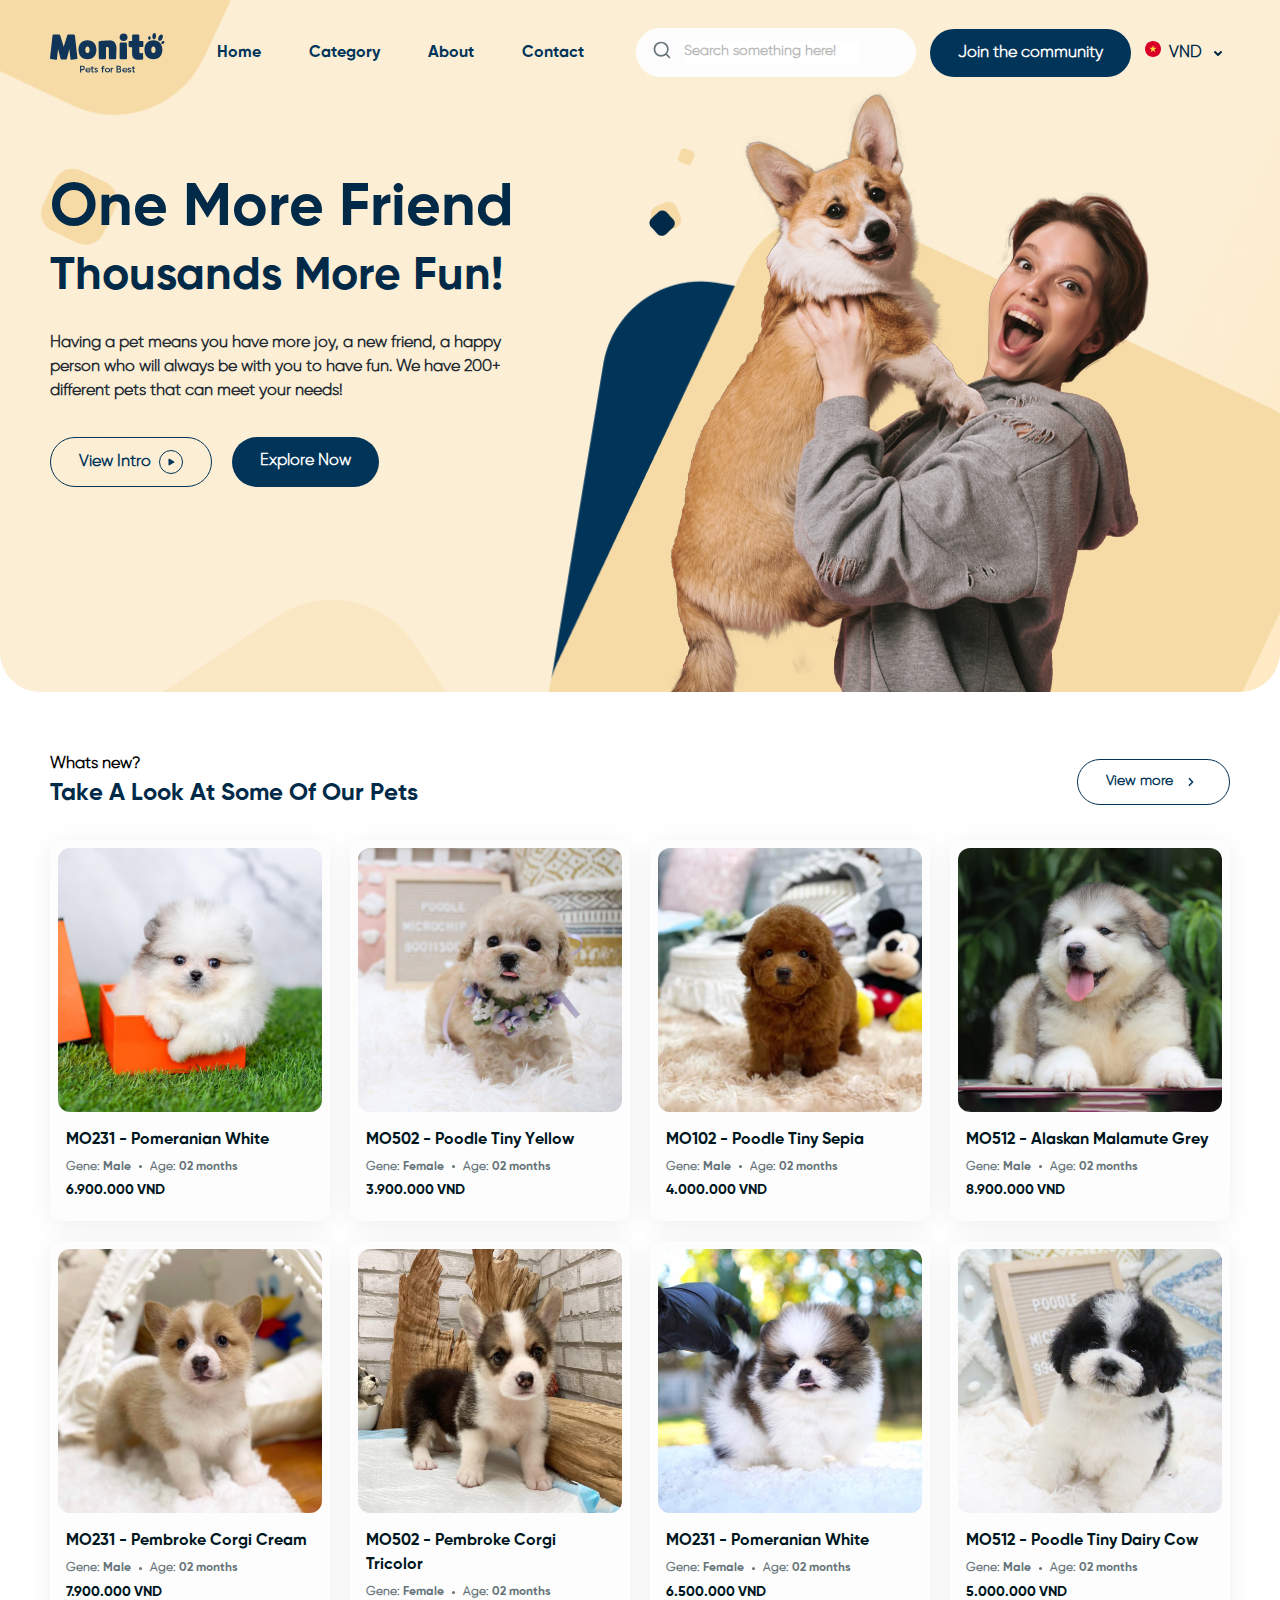
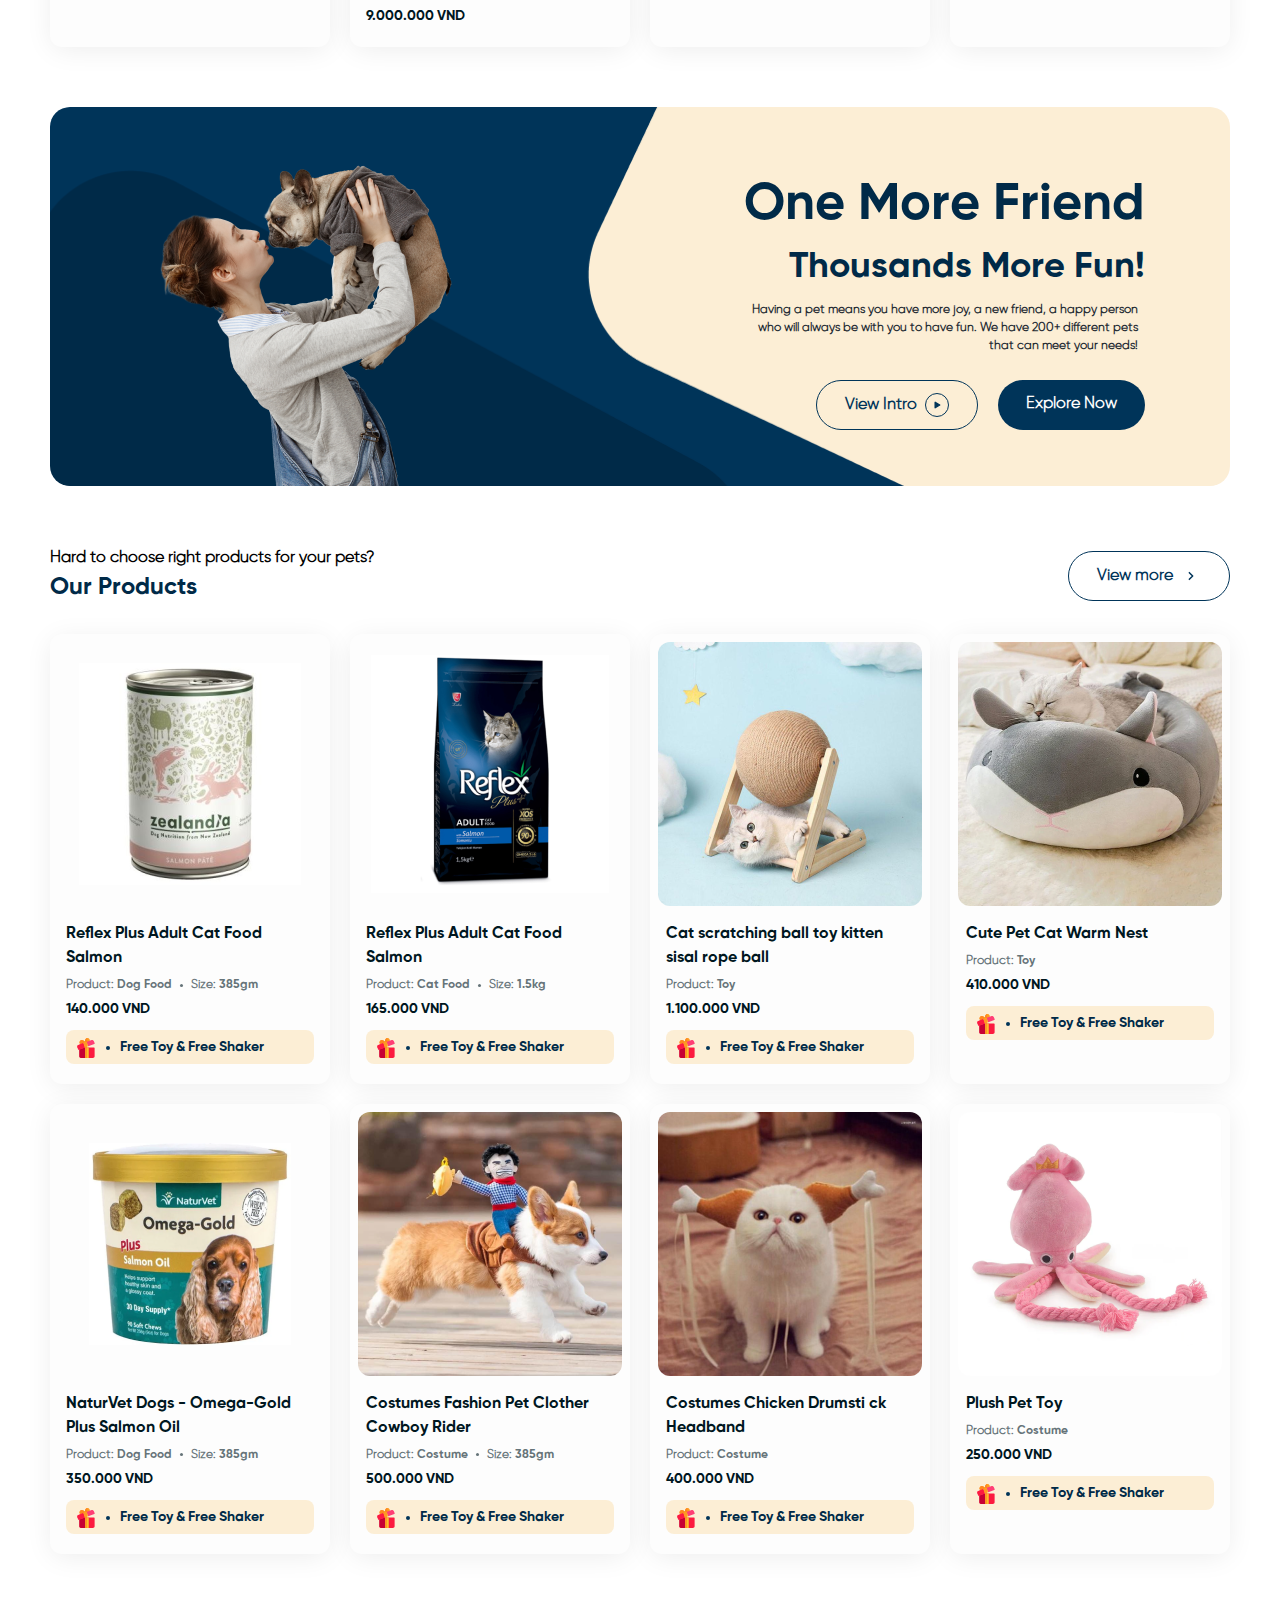
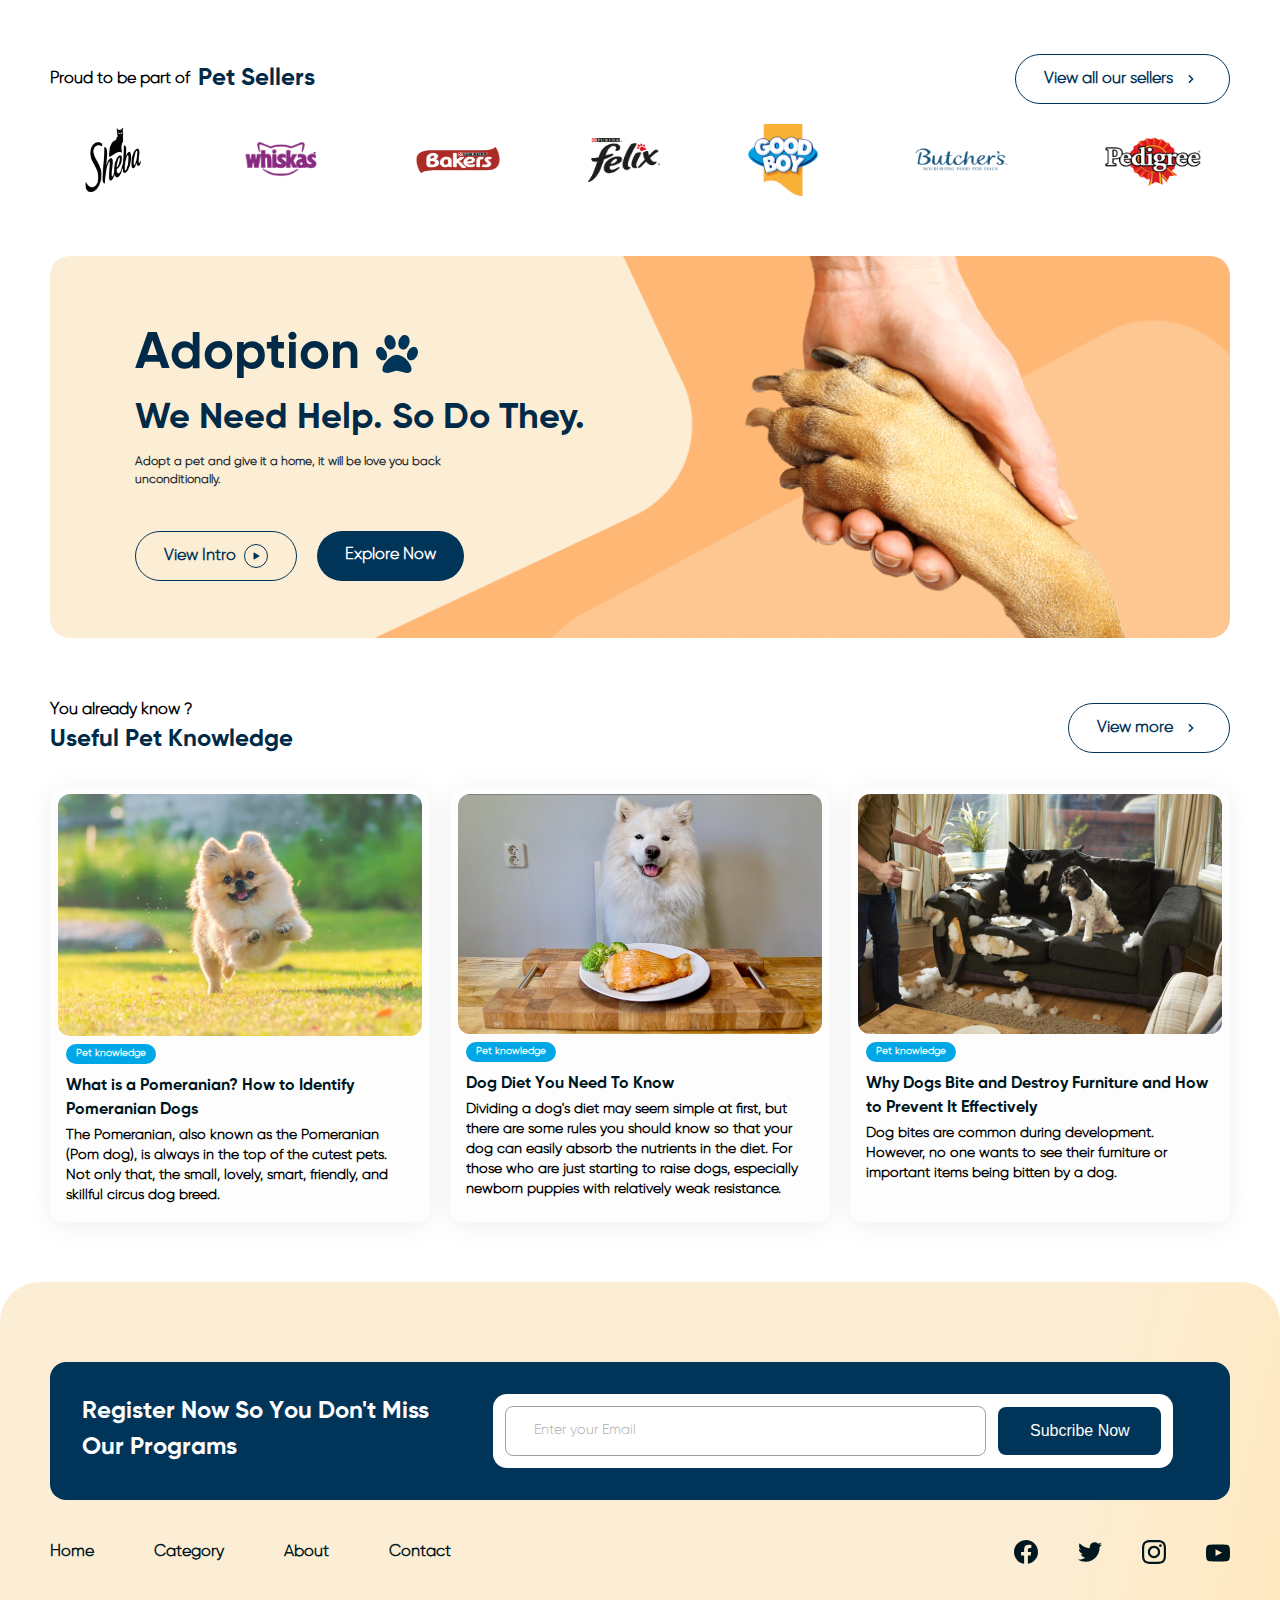
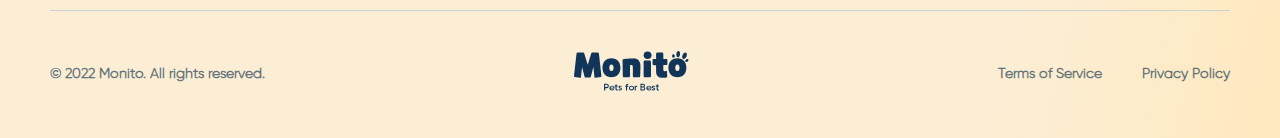
<file: index.html>
<!DOCTYPE html>
<html lang="en">

<head>
    <meta charset="UTF-8">
    <meta name="viewport" content="width=device-width, initial-scale=1.0">
    <link type="text/css" href="./src/css/helper.css" rel="stylesheet">
    <link type="text/css" href="./src/css/style.css" rel="stylesheet">
    <link type="text/css" href="./src/css/layout.css" rel="stylesheet">
    <link rel="stylesheet" href="./src/fonts/svn-gilroy/style.css">
    <script src="./src/js/library.js"></script>
    <title>Monito Website</title>
</head>

<body>
    <header class="section--header-menu d-flex p-absolute">
        <div class="container container--header d-flex jc-space-between alt-center">
            <div class="logo logo-header c-pointer">
                <a class="img-logo d-block" href="./index.html"><img src="./src/images/svg/Logo.svg" alt="Monito"></a>
            </div>

            <div class="menu">
                <button type="button" class="bar-menu tablet-menu-block d-none b-none" onclick="openNav()"> 
                    <svg xmlns="http://www.w3.org/2000/svg" width="32" height="33" viewBox="0 0 32 33" fill="none">
                        <path d="M6.66602 23.1666H25.3327M6.66602 16.4999H25.3327M6.66602 9.83325H25.3327" stroke="#00171F" stroke-width="2" stroke-linecap="round" stroke-linejoin="round"/>
                    </svg>
                </button>

                <nav id="mySidenav" class="sidenav tablet-menu-block">
                    <button type="button" class="closebtn d-none p-absolute b-none" id="btnCloseNav" onclick="closeNav()">&times;</button>

                    <ul class="nav__list-menu d-flex o-hidden">
                        <li class="nav__items-menu">
                            <a href="#" class="nav__link-menu d-block primary-text">Home</a>
                        </li>
                        <li class="nav__items-menu">
                            <a href="#" class="nav__link-menu d-block primary-text">Category</a>
                        </li>
                        <li class="nav__items-menu">
                            <a href="#" class="nav__link-menu d-block primary-text">About</a>
                        </li>
                        <li class="nav__items-menu">
                            <a href="#" class="nav__link-menu d-block primary-text">Contact</a>
                        </li>
                    </ul>
                </nav>
            </div>

            <div class="header__search d-flex alt-center">
                <div class="search">
                    <form class="form__search d-flex alt-center secondary-text" action="#">
                        <input type="search" placeholder="Search something here!" name="search" class="input-search secondary-text b-none ol-none d-none-md-desktop">
                        <button type="submit" class="btn-search c-pointer b-none bg-none ol-none">
                            <svg xmlns="http://www.w3.org/2000/svg" width="20" height="20" viewBox="0 0 20 20" fill="none">
                                <path d="M18.0909 16.9083L14.9992 13.8416C16.1993 12.3453 16.7804 10.446 16.6232 8.53434C16.466 6.62267 15.5822 4.84391 14.1538 3.56379C12.7253 2.28368 10.8607 1.59951 8.94329 1.65198C7.02589 1.70445 5.20146 2.48956 3.84514 3.84587C2.48882 5.20219 1.70371 7.02662 1.65125 8.94402C1.59878 10.8614 2.28294 12.7261 3.56306 14.1545C4.84317 15.583 6.62194 16.4667 8.5336 16.6239C10.4453 16.7812 12.3445 16.2 13.8409 14.9999L16.9075 18.0666C16.985 18.1447 17.0772 18.2067 17.1787 18.249C17.2803 18.2913 17.3892 18.3131 17.4992 18.3131C17.6092 18.3131 17.7181 18.2913 17.8197 18.249C17.9212 18.2067 18.0134 18.1447 18.0909 18.0666C18.2411 17.9112 18.325 17.7035 18.325 17.4874C18.325 17.2713 18.2411 17.0636 18.0909 16.9083ZM9.16585 14.9999C8.01213 14.9999 6.88432 14.6578 5.92503 14.0168C4.96574 13.3759 4.21807 12.4648 3.77656 11.3989C3.33505 10.333 3.21953 9.16012 3.44461 8.02856C3.66969 6.89701 4.22526 5.8576 5.04106 5.0418C5.85687 4.22599 6.89627 3.67042 8.02783 3.44534C9.15938 3.22026 10.3323 3.33578 11.3982 3.77729C12.4641 4.2188 13.3751 4.96647 14.0161 5.92576C14.6571 6.88505 14.9992 8.01286 14.9992 9.16659C14.9992 10.7137 14.3846 12.1974 13.2906 13.2914C12.1967 14.3853 10.713 14.9999 9.16585 14.9999Z" fill="#667479"/>
                            </svg>
                        </button>
                    </form>
                </div>

                <a href="#" class="button button--primary button-header d-none-lg-desktop">
                    <span class="button-title">Join the community</span>
                </a>

                <div class="nation-dropdown d-inline-block p-relative d-none-lg-desktop">
                    <button type="button" onclick="myFunction()" class="button__dropdown primary-text d-flex alt-center c-pointer b-none bg-none">
                        <span class="flag">
                            <svg xmlns="http://www.w3.org/2000/svg" width="16" height="16" viewBox="0 0 16 16" fill="none">
                                <g clip-path="url(#clip0_990_1006)">
                                <path d="M8 16C12.4183 16 16 12.4183 16 8C16 3.58172 12.4183 0 8 0C3.58172 0 0 3.58172 0 8C0 12.4183 3.58172 16 8 16Z" fill="#D80027"/>
                                <path d="M7.99905 4.17383L8.86242 6.83098H11.6563L9.39598 8.47317L10.2594 11.1304L7.99905 9.48814L5.73873 11.1304L6.60211 8.47317L4.3418 6.83098H7.13567L7.99905 4.17383Z" fill="#FFDA44"/>
                                </g>
                                <defs>
                                <clipPath id="clip0_990_1006">
                                <rect width="16" height="16" fill="white"/>
                                </clipPath>
                                </defs>
                            </svg>
                        </span>

                        <span class="currency-title">
                            VND
                        </span>
                        
                        <svg xmlns="http://www.w3.org/2000/svg" width="24" height="24" viewBox="0 0 24 24" fill="none">
                            <path d="M15 11L12 14L9 11" stroke="#002A48" stroke-width="2" stroke-linecap="round" stroke-linejoin="round"/>
                        </svg>
                    </button>

                    <div id="myDropdown" class="dropdown-content primary-text d-none p-absolute">
                        <ul class="nav__list-language">
                            <li class="nav__item-language">
                                <a class="nav__link-language d-block" href="#">English</a>
                            </li>

                            <li class="nav__item-language">
                                <a class="nav__link-language d-block" href="#">Vietnamese</a>
                            </li>
                        </ul>
                    </div>
                </div>

            </div>
        </div>
    </header>

    <main>
        <!-- Section Header Banner -->
        <section class="section--banner-header d-flex jc-center o-hidden">
            <div class="container container--banner-header d-grid alt-end">
                <div class="grid__content content-banner-header">
                    <h1 class="heading heading-large-header heading-mobile-large-header">One more friend</h1>
                    <p class="heading sub-heading-header sub-heading-mobile-header">Thousands more fun!</p>
                    <p class="text-content-banner primary-text third-text-mobile text-cont-bann-header-3">Having a pet means you have more joy, a new friend, a happy person who will always be with you to have fun. We have 200+ different pets that can meet your needs!
                    </p>

                    <div class="button-groups button-banner-header d-flex">
                        <!-- Turn on one video -->
                        <button type="button" class="button button--outline d-flex alt-center jc-center c-pointer">
                            <span class="button-title">View Intro</span>
                            <svg class="button-icon" xmlns="http://www.w3.org/2000/svg" width="24" height="24" viewBox="0 0 24 24" fill="none">
                                <path d="M10 9V15L15 12L10 9Z" fill="#003459" stroke="#003459" stroke-width="1.5" stroke-linecap="round" stroke-linejoin="round"/>
                            </svg> 
                        </button>

                        <!-- Link to explore -->
                        <a href="#" class="button button--primary alt-center">
                            <span class="button-title">Explore Now</span>
                        </a>
                    </div>
                </div>

                <div class="grid__images">
                    <img src="./src/images/banner/header-banner-sm.png" alt="Woman Dog" class="img-banner-header">
                </div>
            </div>
        </section>

        <!-- Card New Product List -->
        <section class="section--card-product">
            <div class="container container-product-list">
                <div class="section-header d-flex f-wrap jc-space-between alt-center">
                    <div class="section-heading">
                        <span class="subheading primary-text secondary-text-mobile">
                            Whats new?
                        </span>
                        <h2 class="heading heading-small heading-small-mobile c-pointer"><a href="#">Take a look at some of our pets</a></h2>
                    </div>

                    <div class="section-header__view-more d-inline-flex d-none-mb581">
                        <a class="button button--outline d-flex jc-center alt-center" href="#">
                            <span class="secondary-text primary-text-mobile">View more</span>
                            <svg xmlns="http://www.w3.org/2000/svg" width="20" height="20" viewBox="0 0 20 20" fill="none">
                                    <path d="M8.33398 6.66669L11.6673 10L8.33398 13.3334" stroke="#003459" stroke-width="1.5" stroke-linecap="round"
                                        stroke-linejoin="round" />
                            </svg>
                        </a>
                    </div>
                </div>

                <div class="section--card">
                    <div class="grid d-flex f-wrap">
                        <div class="grid__item grid__item_product o-hidden">
                            <div class="card card-product d-grid">
                                <div class="card__media card__media-product o-hidden c-pointer">
                                    <img src="./src/images/new-products/image1.png" alt="Phốc sóc trắng">
                                </div>

                                <div class="card-body card-body-product">
                                    <h3 class="card-heading">
                                        <a class="text-content-main primary-text secondary-text-mobile" href="#">MO231 - Pomeranian White</a>
                                    </h3>

                                    <div class="product-info d-flex jc-start alt-center">
                                        <div class="product-info-title">
                                            <span class="pro-font-light">Gene:</span>
                                            <span class="product-info-title-bold">Male</span>
                                        </div>

                                        <span class="dot-grey d-none-mb581"></span>

                                        <div class="product-info-attribute">
                                            <span class="pro-font-light">Age:</span>
                                            <span class="product-info-att-bold">02 months</span>
                                        </div>
                                    </div>

                                    <div class="text-content-main secondary-text primary-text-mobile">
                                        6.900.000 VND
                                    </div>
                                </div>
                            </div>
                        </div>

                        <div class="grid__item grid__item_product o-hidden">
                            <div class="card card-product d-grid">
                                <div class="card__media card__media-product o-hidden c-pointer">
                                    <img class="card__image d-block" src="./src/images/new-products/image2.png" alt="Poodle Tiny Vàng">
                                </div>

                                <div class="card-body card-body-product">
                                    <h3 class="card-heading card-product-list-heading">
                                        <a class="text-content-main primary-text secondary-text-mobile" href="#">MO502 - Poodle Tiny Yellow</a>
                                    </h3>


                                    <div class="product-info d-flex jc-start alt-center">
                                        <div class="product-info-title">
                                            <span class="pro-font-light">Gene:</span>
                                            <span class="product-info-title-bold">Female</span>
                                        </div>

                                        <span class="dot-grey"></span>

                                        <div class="product-info-attribute">
                                            <span class="pro-font-light">Age:</span>
                                            <span class="product-info-att-bold">02 months</span>
                                        </div>
                                    </div>

                                    <div class="text-content-main secondary-text primary-text-mobile">
                                        3.900.000 VND
                                    </div>
                                </div>
                            </div>
                        </div>

                        <div class="grid__item grid__item_product o-hidden">
                            <div class="card card-product d-grid">
                                <div class="card__media card__media-product o-hidden c-pointer">
                                    <img class="card__image d-block" src="./src/images/new-products/image3.png" alt="Poodle tiny nâu đỏ">
                                </div>

                                <div class="card-body card-body-product">
                                    <h3 class="card-heading card-product-list-heading">
                                        <a class="text-content-main primary-text secondary-text-mobile" href="#">MO102 - Poodle Tiny Sepia</a>
                                    </h3>

                                    <div class="product-info d-flex jc-start alt-center">
                                        <div class="product-info-title">
                                            <span class="pro-font-light">Gene:</span>
                                            <span class="product-info-title-bold">Male</span>
                                        </div>

                                        <span class="dot-grey"></span>

                                        <div class="product-info-attribute">
                                            <span class="pro-font-light">Age:</span>
                                            <span class="product-info-att-bold">02 months</span>
                                        </div>
                                    </div>

                                    <div class="text-content-main secondary-text primary-text-mobile">
                                        4.000.000 VND
                                    </div>
                                </div>
                            </div>
                        </div>

                        <div class="grid__item grid__item_product o-hidden">
                            <div class="card card-product d-grid">
                                <div class="card__media card__media-product o-hidden c-pointer">
                                    <img class="card__image d-block" src="./src/images/new-products/image4.png" alt="Alaska Xám Trắng">
                                </div>

                                <div class="card-body card-body-product">
                                    <h3 class="card-heading card-product-list-heading">
                                        <a class="text-content-main primary-text secondary-text-mobile" href="#">MO512 - Alaskan Malamute Grey</a>
                                    </h3>

                                    <div class="product-info d-flex jc-start alt-center">
                                        <div class="product-info-title">
                                            <span class="pro-font-light">Gene:</span>
                                            <span class="product-info-title-bold">Male</span>
                                        </div>

                                        <span class="dot-grey"></span>

                                        <div class="product-info-attribute">
                                            <span class="pro-font-light">Age:</span>
                                            <span class="product-info-att-bold">02 months</span>
                                        </div>
                                    </div>

                                    <div class="text-content-main secondary-text primary-text-mobile">
                                        8.900.000 VND
                                    </div>
                                </div>

                            </div>
                        </div>

                        <div class="grid__item grid__item_product o-hidden">
                            <div class="card card-product d-grid">
                                <div class="card__media card__media-product o-hidden c-pointer">
                                    <img src="./src/images/new-products/image5.png" alt="Pembroke Welsh Corgi Vàng Trắng">
                                </div>

                                <div class="card-body card-body-product">
                                    <h3 class="card-heading card-product-list-heading">
                                        <a class="text-content-main primary-text secondary-text-mobile" href="#">MO231 - Pembroke Corgi Cream</a>
                                    </h3>

                                    <div class="product-info d-flex jc-start alt-center">
                                        <div class="product-info-title">
                                            <span class="pro-font-light">Gene:</span>
                                            <span class="product-info-title-bold">Male</span>
                                        </div>

                                        <span class="dot-grey"></span>

                                        <div class="product-info-attribute">
                                            <span class="pro-font-light">Age:</span>
                                            <span class="product-info-att-bold">02 months</span>
                                        </div>
                                    </div>

                                    <div class="text-content-main secondary-text primary-text-mobile">
                                        7.900.000 VND
                                    </div>
                                </div>
                            </div>
                        </div>

                        <div class="grid__item grid__item_product o-hidden">
                            <div class="card card-product d-grid">
                                <div class="card__media card__media-product o-hidden c-pointer">
                                    <img src="./src/images/new-products/image6.png" alt="Pembroke Welsh Corgi Tricolor">
                                </div>

                                <div class="card-body card-body-product">
                                    <h3 class="card-heading card-product-list-heading">
                                        <a class="text-content-main primary-text secondary-text-mobile" href="#">MO502 - Pembroke Corgi Tricolor</a>
                                    </h3>

                                    <div class="product-info d-flex jc-start alt-center">
                                        <div class="product-info-title">
                                            <span class="pro-font-light">Gene:</span>
                                            <span class="product-info-title-bold">Female</span>
                                        </div>

                                        <span class="dot-grey"></span>

                                        <div class="product-info-attribute">
                                            <span class="pro-font-light">Age:</span>
                                            <span class="product-info-att-bold">02 months</span>
                                        </div>
                                    </div>

                                    <div class="text-content-main secondary-text primary-text-mobile">
                                        9.000.000 VND
                                    </div>
                                </div>
                            </div>
                        </div>

                        <div class="grid__item grid__item_product o-hidden">
                            <div class="card card-product d-grid">
                                <div class="card__media card__media-product o-hidden c-pointer">
                                    <img src="./src/images/new-products/image7.png" alt="Cún phốc sóc thuần chủng">
                                </div>

                                <div class="card-body card-body-product">
                                    <h3 class="card-heading card-product-list-heading">
                                        <a class="text-content-main primary-text secondary-text-mobile" href="#">MO231 - Pomeranian White</a>
                                    </h3>

                                    <div class="product-info d-flex jc-start alt-center">
                                        <div class="product-info-title">
                                            <span class="pro-font-light">Gene:</span>
                                            <span class="product-info-title-bold">Female</span>
                                        </div>

                                        <span class="dot-grey"></span>

                                        <div class="product-info-attribute">
                                            <span class="pro-font-light">Age:</span>
                                            <span class="product-info-att-bold">02 months</span>
                                        </div>
                                    </div>

                                    <div class="text-content-main secondary-text primary-text-mobile">
                                        6.500.000 VND
                                    </div>
                                </div>
                            </div>
                        </div>

                        <div class="grid__item grid__item_product o-hidden">
                            <div class="card card-product d-grid">
                                <div class="card__media card__media-product o-hidden c-pointer">
                                    <img src="./src/images/new-products/image8.png" alt="Poodle tiny bò sữa">
                                </div>

                                <div class="card-body card-body-product">
                                    <h3 class="card-heading card-product-list-heading">
                                        <a class="text-content-main primary-text secondary-text-mobile" href="#">MO512 - Poodle Tiny Dairy Cow</a>
                                    </h3>

                                    <div class="product-info d-flex jc-start alt-center">
                                        <div class="product-info-title">
                                            <span class="pro-font-light">Gene:</span>
                                            <span class="product-info-title-bold">Male</span>
                                        </div>

                                        <span class="dot-grey"></span>

                                        <div class="product-info-attribute">
                                            <span class="pro-font-light">Age:</span>
                                            <span class="product-info-att-bold">02 months</span>
                                        </div>
                                    </div>

                                    <div class="text-content-main secondary-text primary-text-mobile">
                                        5.000.000 VND
                                    </div>
                                </div>
                            </div>
                        </div>
                    </div>

                </div>

                <!-- Button view-more-mobile -->
                <div class="section-header__view-more section-header__view-more-mobile d-none jc-center">
                    <a class="button button--outline d-flex jc-center alt-center" href="#">
                        <span>View more</span>
                        <svg xmlns="http://www.w3.org/2000/svg" width="20" height="20" viewBox="0 0 20 20" fill="none">
                                <path d="M8.33398 6.66669L11.6673 10L8.33398 13.3334" stroke="#003459" stroke-width="1.5" stroke-linecap="round"
                                    stroke-linejoin="round" />
                        </svg>
                    </a>
                </div>
            </div>
        </section>

        <!-- Section Banner Main-->
        <section class="section--banner-main section--banner-main-1">
            <div class="container--banner-main background-banner-1 d-grid jc-space-between alt-end o-hidden">
                <div class="grid-image grid-image-bann-main-1">
                    <img src="./src/images/banner/main-banner-sm.png" alt="Girl and Puppy" class="img-banner-main">
                </div>

                <div class="grid__content content-banner-main content-banner-main-1 d-grid alt-center jc-end">
                    <h1 class="heading heading-extra-large heading-mobile-large">One more friend</h1>
                    <p class="heading heading-medium heading-mobile-medium">Thousands more fun!</p>
                    <p class="text-content-banner third-text text-cont-bann-main text-cont-bann-main-1">Having a pet means you have more joy, a new friend, a happy person who will always be with you to have fun. We have 200+ different pets that can meet your needs!
                    </p>

                    <div class="button-groups btn-group-banner-main d-flex jc-end">
                        <!-- Turn on one video -->
                        <button type="button" class="button button--outline d-flex alt-center jc-center">
                            <span class="button-title">View Intro</span>
                            <svg class="button-icon" xmlns="http://www.w3.org/2000/svg" width="24" height="24" viewBox="0 0 24 24" fill="none">
                                <path d="M10 9V15L15 12L10 9Z" fill="#003459" stroke="#003459" stroke-width="1.5" stroke-linecap="round" stroke-linejoin="round"/>
                            </svg> 
                        </button>

                        <!-- Link to explore -->
                        <a href="#" class="button button--primary alt-center">
                            <span class="button-title">Explore Now</span>
                        </a>
                    </div>
                </div>
            </div>
        </section>

        <!-- Card Our-Product -->
        <section class="section--card-product d-none-mb581">
            <div class="container container-our-products">
                <div class="section-header d-flex f-wrap jc-space-between alt-center">
                    <div class="section-heading d-grid">
                        <span class="subheading primary-text secondary-text-mobile">
                            Hard to choose right products for your pets?
                        </span>
                        <h2 class="heading heading-small heading-small-mobile c-pointer"><a href="#">Our Products</a></h2>
                    </div>

                    <div class="section-header__view-more d-inline-flex d-none-mb581">
                        <a class="button button--outline d-flex jc-center alt-center" href="#">
                            <span>View more</span>
                            <svg xmlns="http://www.w3.org/2000/svg" width="20" height="20" viewBox="0 0 20 20" fill="none">
                                    <path d="M8.33398 6.66669L11.6673 10L8.33398 13.3334" stroke="#003459" stroke-width="1.5" stroke-linecap="round"
                                        stroke-linejoin="round" />
                            </svg>
                        </a>
                    </div>
                </div>

                <div class="section--card">
                    <div class="grid d-flex f-wrap">
                        <div class="grid__item grid__item_product o-hidden">
                            <div class="card card-product d-grid">
                                <div class="card__media card__media-product o-hidden c-pointer">
                                    <img src="./src/images/our-products/image9.png" alt="Zealandia Salmon Pate Wet Dog Food">
                                </div>

                                <div class="card-body card-body-product">
                                    <h3 class="card-heading card-our-product-heading">
                                        <a class="text-content-main primary-text secondary-text-mobile" href="#">Reflex Plus Adult Cat Food Salmon</a>
                                    </h3>

                                    <div class="product-info d-flex jc-start alt-center">
                                        <div class="product-info-title">
                                            <span class="pro-font-light">Product:</span>
                                            <span class="product-info-title-bold">Dog Food</span>
                                        </div>

                                        <span class="dot-grey"></span>

                                        <div class="product-info-attribute">
                                            <span class="pro-font-light">Size:</span>
                                            <span class="product-info-att-bold">385gm</span>
                                        </div>
                                    </div>

                                    <div class="text-content-main secondary-text primary-text-mobile">
                                        140.000 VND
                                    </div>

                                    <button type="button" class="product-gift d-flex alt-center c-pointer b-none">
                                        <img class="img-product-gift" src="./src/images/svg/Gift.svg" alt="gift icon">
                                        <span class="dot-blue"></span>
                                        <span class="cont-gift">Free Toy & Free Shaker</span>
                                    </button>
                                </div>
                            </div>
                        </div>

                        <div class="grid__item grid__item_product o-hidden">
                            <div class="card card-product d-grid">
                                <div class="card__media card__media-product o-hidden c-pointer">
                                    <img src="./src/images/our-products/image10.png" alt="gift icon">
                                </div>

                                <div class="card-body card-body-product">
                                    <h3 class="card-heading card-our-product-heading">
                                        <a class="text-content-main primary-text secondary-text-mobile" href="#">Reflex Plus Adult Cat Food Salmon</a>
                                    </h3>

                                    <div class="product-info d-flex jc-start alt-center">
                                        <div class="product-info-title">
                                            <span class="pro-font-light">Product:</span>
                                            <span class="product-info-title-bold">Cat Food</span>
                                        </div>

                                        <span class="dot-grey"></span>

                                        <div class="product-info-attribute">
                                            <span class="pro-font-light">Size:</span>
                                            <span class="product-info-att-bold">1.5kg</span>
                                        </div>
                                    </div>

                                    <div class="text-content-main secondary-text primary-text-mobile">
                                        165.000 VND
                                    </div>

                                    <button type="button" class="product-gift d-flex alt-center c-pointer b-none">
                                        <img class="img-product-gift" src="./src/images/svg/Gift.svg" alt="gift icon">
                                        <span class="dot-blue"></span>
                                        <span class="cont-gift">Free Toy & Free Shaker</span>
                                    </button>
                                </div>
                            </div>
                        </div>

                        <div class="grid__item grid__item_product o-hidden">
                            <div class="card card-product d-grid">
                                <div class="card__media card__media-product o-hidden c-pointer">
                                    <img src="./src/images/our-products/image11.png" alt="gift icon">
                                </div>

                                <div class="card-body card-body-product">
                                    <h3 class="card-heading card-our-product-heading">
                                        <a class="text-content-main primary-text secondary-text-mobile" href="#">Cat scratching ball toy kitten sisal rope ball</a>
                                    </h3>

                                    <div class="product-info d-flex jc-start alt-center">
                                        <div class="product-info-title">
                                            <span class="pro-font-light">Product:</span>
                                            <span class="product-info-title-bold">Toy</span>
                                        </div>

                                        <!-- <span class="dot-grey"></span>

                                        <div class="product-info-attribute">
                                            <span class="pro-font-light">Size:</span>
                                            <span class="product-info-att-bold">385gm</span>
                                        </div> -->
                                    </div>

                                    <div class="text-content-main secondary-text primary-text-mobile">
                                        1.100.000 VND
                                    </div>

                                    <button type="button" class="product-gift d-flex alt-center c-pointer b-none">
                                        <img class="img-product-gift" src="./src/images/svg/Gift.svg" alt="gift icon">
                                        <span class="dot-blue"></span>
                                        <span class="cont-gift">Free Toy & Free Shaker</span>
                                    </button>
                                </div>
                            </div>
                        </div>

                        <div class="grid__item grid__item_product o-hidden">
                            <div class="card card-product d-grid">
                                <div class="card__media card__media-product o-hidden c-pointer">
                                    <img src="./src/images/our-products/image12.png" alt="Nệm nằm cho mèo cá voi xám vải lông">
                                </div>

                                <div class="card-body card-body-product">
                                    <h3 class="card-heading card-our-product-heading">
                                        <a class="text-content-main primary-text secondary-text-mobile" href="#">Cute Pet Cat Warm Nest</a>
                                    </h3>

                                    <div class="product-info d-flex jc-start alt-center">
                                        <div class="product-info-title">
                                            <span class="pro-font-light">Product:</span>
                                            <span class="product-info-title-bold">Toy</span>
                                        </div>

                                        <!-- <span class="dot-grey"></span>

                                        <div class="product-info-attribute">
                                            <span class="pro-font-light">Size:</span>
                                            <span class="product-info-att-bold">385gm</span>
                                        </div> -->
                                    </div>

                                    <div class="text-content-main secondary-text primary-text-mobile">
                                        410.000 VND
                                    </div>

                                    <button type="button" class="product-gift d-flex alt-center c-pointer b-none">
                                        <img class="img-product-gift" src="./src/images/svg/Gift.svg" alt="gift icon">
                                        <span class="dot-blue"></span>
                                        <span class="cont-gift">Free Toy & Free Shaker</span>
                                    </button>
                                </div>
                            </div>
                        </div>

                        <div class="grid__item grid__item_product o-hidden">
                            <div class="card card-product d-grid">
                                <div class="card__media card__media-product o-hidden c-pointer">
                                    <img src="./src/images/our-products/image13.png" alt="Neturvet Omega3">
                                </div>

                                <div class="card-body card-body-product">
                                    <h3 class="card-heading card-our-product-heading">
                                        <a class="text-content-main primary-text secondary-text-mobile" href="#">NaturVet Dogs - Omega-Gold Plus Salmon Oil</a>
                                    </h3>

                                    <div class="product-info d-flex jc-start alt-center">
                                        <div class="product-info-title">
                                            <span class="pro-font-light">Product:</span>
                                            <span class="product-info-title-bold">Dog Food</span>
                                        </div>

                                        <span class="dot-grey"></span>

                                        <div class="product-info-attribute">
                                            <span class="pro-font-light">Size:</span>
                                            <span class="product-info-att-bold">385gm</span>
                                        </div>
                                    </div>

                                    <div class="text-content-main secondary-text primary-text-mobile">
                                        350.000 VND
                                    </div>

                                    <button type="button" class="product-gift d-flex alt-center c-pointer b-none">
                                        <img class="img-product-gift" src="./src/images/svg/Gift.svg" alt="gift icon">
                                        <span class="dot-blue"></span>
                                        <span class="cont-gift">Free Toy & Free Shaker</span>
                                    </button>
                                </div>
                            </div>
                        </div>

                        <div class="grid__item grid__item_product o-hidden">
                            <div class="card card-product d-grid">
                                <div class="card__media card__media-product o-hidden c-pointer">
                                    <img src="./src/images/our-products/image14.png" alt="Trang phục cao bồi cưỡi ngựa cho cún con">
                                </div>

                                <div class="card-body card-body-product">
                                    <h3 class="card-heading card-our-product-heading">
                                        <a class="text-content-main primary-text secondary-text-mobile" href="#">Costumes Fashion Pet Clother Cowboy Rider</a>
                                    </h3>

                                    <div class="product-info d-flex jc-start alt-center">
                                        <div class="product-info-title">
                                            <span class="pro-font-light">Product:</span>
                                            <span class="product-info-title-bold">Costume</span>
                                        </div>

                                        <span class="dot-grey"></span>

                                        <div class="product-info-attribute">
                                            <span class="pro-font-light">Size:</span>
                                            <span class="product-info-att-bold">385gm</span>
                                        </div>
                                    </div>

                                    <div class="text-content-main secondary-text primary-text-mobile">
                                        500.000 VND
                                    </div>

                                    <button type="button" class="product-gift d-flex alt-center c-pointer b-none">
                                        <img class="img-product-gift" src="./src/images/svg/Gift.svg" alt="gift icon">
                                        <span class="dot-blue"></span>
                                        <span class="cont-gift">Free Toy & Free Shaker</span>
                                    </button>
                                </div>
                            </div>
                        </div>

                        <div class="grid__item grid__item_product o-hidden">
                            <div class="card card-product d-grid">
                                <div class="card__media card__media-product o-hidden c-pointer">
                                    <img src="./src/images/our-products/image15.png" alt="Bờm tóc đùi gà cho thú cưng">
                                </div>

                                <div class="card-body card-body-product">
                                    <h3 class="card-heading card-our-product-heading">
                                        <a class="text-content-main primary-text secondary-text-mobile" href="#">Costumes Chicken Drumsti ck Headband</a>
                                    </h3>

                                    <div class="product-info d-flex jc-start alt-center">
                                        <div class="product-info-title">
                                            <span class="pro-font-light">Product:</span>
                                            <span class="product-info-title-bold">Costume</span>
                                        </div>

                                        <!-- <span class="dot-grey"></span>

                                        <div class="product-info-attribute">
                                            <span class="pro-font-light">Size:</span>
                                            <span class="product-info-att-bold">1.5kg</span>
                                        </div> -->
                                    </div>

                                    <div class="text-content-main secondary-text primary-text-mobile">
                                        400.000 VND
                                    </div>

                                    <button type="button" class="product-gift d-flex alt-center c-pointer b-none">
                                        <img class="img-product-gift" src="./src/images/svg/Gift.svg" alt="gift icon">
                                        <span class="dot-blue"></span>
                                        <span class="cont-gift">Free Toy & Free Shaker</span>
                                    </button>
                                </div>
                            </div>
                        </div>

                        <div class="grid__item grid__item_product o-hidden">
                            <div class="card card-product d-grid">
                                <div class="card__media card__media-product o-hidden c-pointer">
                                    <img src="./src/images/our-products/image16.png" alt="Thú nhồi bông bạch tuộc hồng">
                                </div>

                                <div class="card-body card-body-product">
                                    <h3 class="card-heading card-our-product-heading">
                                        <a class="text-content-main primary-text secondary-text-mobile" href="#">Plush Pet Toy</a>
                                    </h3>

                                    <div class="product-info d-flex jc-start alt-center jc-start alt-center jc-start alt-center">
                                        <div class="product-info-title">
                                            <span class="pro-font-light">Product:</span>
                                            <span class="product-info-title-bold">Costume</span>
                                        </div>

                                        <!-- <span class="dot-grey"></span>

                                        <div class="product-info-attribute">
                                            <span class="pro-font-light">Size:</span>
                                            <span class="product-info-att-bold">385gm</span>
                                        </div> -->
                                    </div>

                                    <div class="text-content-main secondary-text primary-text-mobile">
                                        250.000 VND
                                    </div>

                                    <button type="button" class="product-gift d-flex alt-center c-pointer b-none">
                                        <img class="img-product-gift" src="./src/images/svg/Gift.svg" alt="gift icon">
                                        <span class="dot-blue"></span>
                                        <span class="cont-gift">Free Toy & Free Shaker</span>
                                    </button>
                                </div>
                            </div>
                        </div>

                    </div>

                </div>
            </div>
        </section>

        <!-- Pet Seller -->
        <section class="section section-pet-seller d-none-mb581">
            <div class="container container-pet-seller">
                <div class="section-header d-flex f-wrap jc-space-between alt-center">
                    <div class="section-heading-pet-seller d-flex alt-center jc-space-between">
                        <span class="subheading primary-text secondary-text-mobile">
                            Proud to be part of
                        </span>
                        <h2 class="heading heading-small heading-small-mobile c-pointer"><a href="#">Pet Sellers</a></h2>
                    </div>

                    <div class="section-header__view-more d-inline-flex d-none-mb581">
                        <a class="button button--outline d-flex jc-center alt-center" href="#">
                            <span>View all our sellers</span>
                            <svg xmlns="http://www.w3.org/2000/svg" width="20" height="20" viewBox="0 0 20 20" fill="none">
                                    <path d="M8.33398 6.66669L11.6673 10L8.33398 13.3334" stroke="#003459" stroke-width="1.5" stroke-linecap="round"
                                        stroke-linejoin="round" />
                            </svg>
                        </a>
                    </div>
                </div>

                <div class="section-brand d-flex f-wrap alt-center jc-space-around o-hidden">
                    <img class="image-brand image-brand-1" src="./src/images/pet-sellers-brand/image17.png" alt="Seba Cat Food">
                    <img class="image-brand image-brand-2" src="./src/images/pet-sellers-brand/image18.png" alt="Whiskas Adult Chicken">
                    <img class="image-brand image-brand-3" src="./src/images/pet-sellers-brand/image19.png" alt="Bakers Dog Food">
                    <img class="image-brand image-brand-4" src="./src/images/pet-sellers-brand/image20.png" alt="Thức ăn Felix cho mèo">
                    <img class="image-brand image-brand-5" src="./src/images/pet-sellers-brand/image21.png" alt="Good Boy Pet Care">
                    <img class="image-brand image-brand-6" src="./src/images/pet-sellers-brand/image22.png" alt="Butcher's Nourishing Food For Dog Cat">
                    <img class="image-brand image-brand-7" src="./src/images/pet-sellers-brand/image23.png" alt="Petnus Vietnam">
                </div>
            </div>
        </section>

        <!-- Section Banner Main 2 -->
        <section class="section--banner-main section--banner-main-2 d-none-mb581">
            <div class="container--banner-main background-banner-2 d-grid jc-space-between alt-start o-hidden">
                <div class="grid__content content-banner-main content-banner-main-2 d-grid alt-center">
                    <div class="heading-cont-bann-main d-flex alt-center">
                        <h1 class="heading heading-extra-large heading-mobile-large">Adoption</h1>
                        <svg xmlns="http://www.w3.org/2000/svg" width="42" height="38" viewBox="0 0 42 38" fill="none">
                            <path d="M22.3146 8.51235V8.56143C22.3139 9.5215 22.4822 10.4745 22.8121 11.3785L22.7927 11.3199C23.1133 12.2007 23.6581 12.9867 24.3754 13.6032L24.3818 13.608C25.0618 14.2081 25.9662 14.5739 26.9578 14.5739H27.0353H27.0321C28.3403 14.5666 29.5932 14.0553 30.5205 13.1504C31.5335 12.2387 32.3216 11.1129 32.8251 9.85831L32.8461 9.79813C33.3341 8.61246 33.5911 7.34756 33.6036 6.06903V6.01361C33.6036 5.02552 33.4275 4.07701 33.1061 3.19659L33.1255 3.25518C32.8049 2.37433 32.2601 1.58836 31.5428 0.971801L31.5363 0.96705C30.8065 0.323216 29.853 -0.0223897 28.8716 0.00112587H28.8764C27.5678 0.00661014 26.3142 0.518173 25.388 1.42468C24.3851 2.33632 23.6036 3.45697 23.1011 4.70407L23.0801 4.76424C22.6134 5.87268 22.3372 7.16005 22.3227 8.5076V8.51235H22.3146ZM30.9469 20.4645L30.9452 20.5975C30.9433 21.7882 31.3186 22.9502 32.0192 23.9228L32.0063 23.9038C32.3258 24.3551 32.7519 24.7238 33.2483 24.9786C33.7447 25.2334 34.2965 25.3666 34.8568 25.3669L35.0167 25.3638H35.0086C36.3324 25.3495 37.6047 24.8593 38.5843 23.9861L38.5794 23.9909C39.6215 23.1158 40.4643 22.0357 41.0533 20.8207C41.6423 19.6057 41.9643 18.2829 41.9984 16.9381V16.9254L42 16.7955C42 15.5525 41.6027 14.3997 40.926 13.4544L40.9389 13.4734C40.6065 12.997 40.1556 12.6116 39.6287 12.3539C39.1019 12.0962 38.5167 11.9746 37.9286 12.0008H37.9366C36.6129 12.015 35.3405 12.5053 34.361 13.3784L34.3658 13.3736C33.3222 14.2539 32.4786 15.3392 31.8897 16.5593C31.3007 17.7794 30.9795 19.1071 30.9469 20.4566V20.4676V20.4645ZM20.9968 19.7962C18.6389 19.9224 16.3807 20.7703 14.54 22.2206L14.5626 22.2031C12.3094 23.7721 10.368 25.732 8.83413 27.986L8.78245 28.0668C7.39997 29.8879 6.59202 32.0662 6.45845 34.3326L6.45684 34.3643L6.45361 34.502C6.45361 35.1418 6.61349 35.7467 6.89612 36.2771L6.88643 36.2565C7.1576 36.743 7.58112 37.131 8.09446 37.3634L8.11061 37.3697C8.58058 37.5898 9.12806 37.7624 9.69978 37.859L9.73854 37.8638C10.3347 37.956 10.9374 38.0015 11.5409 38H11.662H11.6556C13.3196 37.892 14.9521 37.503 16.4812 36.8504L16.3875 36.8868C17.8316 36.2694 19.3711 35.8942 20.9419 35.7768L20.9919 35.7736C22.7733 35.9034 24.4238 36.2961 25.9581 36.9121L25.8499 36.8741C27.4497 37.5041 29.1433 37.8753 30.8645 37.973L30.9097 37.9746C33.9955 37.9767 35.5383 36.7738 35.5383 34.3659C35.4684 32.6786 34.9735 31.0346 34.0978 29.5806L34.1252 29.6281C33.1804 27.8858 31.9933 26.2807 30.598 24.8586L30.6045 24.865C29.2407 23.4684 27.6811 22.2693 25.9726 21.3037L25.8725 21.2515C24.4133 20.3588 22.7413 19.856 21.0226 19.7931H21.0032L20.9968 19.7962ZM14.9647 14.5755H15.039C15.9914 14.5765 16.9104 14.2312 17.6182 13.6064L17.6149 13.6096C18.3265 13.0021 18.8689 12.2273 19.1912 11.3579L19.2041 11.3199C19.5245 10.4343 19.6868 9.50111 19.6838 8.56143V8.50918V8.51235C19.6692 7.15847 19.3931 5.87268 18.9005 4.69457L18.9263 4.76424C18.4259 3.49609 17.6385 2.35584 16.6233 1.42943L16.6169 1.42468C15.6904 0.519718 14.4378 0.008873 13.1301 0.00270936H13.0542C12.0625 0.00270936 11.1581 0.370077 10.475 0.971801L10.4782 0.968634C9.77084 1.57511 9.22496 2.34468 8.90196 3.22035L8.88904 3.25835C8.58057 4.08493 8.40292 5.03977 8.40292 6.0342V6.06587V6.06428C8.41691 7.36974 8.68267 8.66081 9.1862 9.86939L9.16037 9.79972C9.66119 11.0748 10.4547 12.2197 11.4795 13.1456L11.486 13.152C12.4137 14.0546 13.6658 14.5641 14.9728 14.5708H14.9744L14.9647 14.5755ZM4.06339 12.0039L3.91481 12.0008C2.73423 12.0008 1.69255 12.5803 1.06916 13.4655L1.06108 13.4766C0.36726 14.4512 -0.00325012 15.6118 1.90735e-05 16.8003L0.00163651 16.9365V16.9301C0.0334435 18.2741 0.353107 19.5966 0.939892 20.8116C1.52668 22.0267 2.36747 23.1071 3.4077 23.983L3.42061 23.9941C4.39863 24.8639 5.6678 25.3523 6.98817 25.3669H6.99141C7.57462 25.3926 8.15499 25.2733 8.67851 25.0199C9.20203 24.7666 9.65169 24.3876 9.98563 23.9181L9.99371 23.907C10.7152 22.8998 11.0867 21.6916 11.0532 20.4613V20.4676C11.0222 19.1189 10.7031 17.7915 10.1164 16.5712C9.52974 15.3509 8.68852 14.2648 7.6471 13.3831L7.63418 13.3721C6.65726 12.5049 5.39077 12.0178 4.07308 12.0023H4.06985L4.06339 12.0039Z" fill="#003459"/>
                        </svg>
                    </div>

                    <p class="heading heading-medium heading-mobile-medium heading-bann-main-2">We need help. so do they.</p>
                    <p class="text-content-banner third-text text-cont-bann-main text-cont-bann-main-2">Adopt a pet and give it a home, it will be love you back unconditionally.</p>

                    <div class="button-groups btn-group-banner-main d-flex">
                        <!-- Turn on one video -->
                        <button type="button" class="button button--outline d-flex alt-center jc-center">
                            <span class="button-title">View Intro</span>
                            <svg class="button-icon" xmlns="http://www.w3.org/2000/svg" width="24" height="24" viewBox="0 0 24 24" fill="none">
                                <path d="M10 9V15L15 12L10 9Z" fill="#003459" stroke="#003459" stroke-width="1.5" stroke-linecap="round" stroke-linejoin="round"/>
                            </svg> 
                        </button>

                        <!-- Link to explore -->
                        <a href="#" class="button button--primary alt-center">
                            <span class="button-title">Explore Now</span>
                        </a>
                    </div>
                </div>

                <div class="grid-image grid-image-bann-main-2">
                    <img src="./src/images/banner/main-banner-2-sm.png" alt="Puppy hand" class="img-banner-main-2">
                </div>
            </div>
        </section>

        <!-- Card Blog List -->
        <section class="section--card-product">
            <div class="container container-blog-post-list">
                <div class="section-header d-flex alt-center f-wrap jc-space-between alt-center">
                    <div class="section-heading jc-start">
                        <span class="subheading primary-text secondary-text-mobile">
                            You already know ?
                        </span>
                        <h2 class="heading heading-small heading-small-mobile c-pointer"><a href="#">Useful pet knowledge</a></h2>
                    </div>

                    <div class="section-header__view-more d-inline-flex d-none-mb581">
                        <a class="button button--outline d-flex jc-center alt-center" href="#">
                            <span>View more</span>
                            <svg xmlns="http://www.w3.org/2000/svg" width="20" height="20" viewBox="0 0 20 20" fill="none">
                                    <path d="M8.33398 6.66669L11.6673 10L8.33398 13.3334" stroke="#003459" stroke-width="1.5" stroke-linecap="round"
                                        stroke-linejoin="round" />
                            </svg>
                        </a>
                    </div>
                </div>

                <div class="section--card">
                    <div class="grid d-flex f-wrap">
                        <div class="grid__item grid__item-blog">
                            <div class="card card-article">
                                <div class="card__media o-hidden c-pointer">
                                    <img class="card__image d-block" src="./src/images/blog-pet-knowledge/image25.png" alt="Phốc sóc giống cún bắc kinh">
                                </div>

                                <div class="card-body card-body-blog">
                                    <span class="blog-tag d-inline-block">
                                        Pet knowledge
                                    </span>
                                    <h3 class="card-heading card-blog-heading">
                                        <a class="text-content-main primary-text secondary-text-mobile" href="#">What is a Pomeranian? How to Identify Pomeranian Dogs</a>
                                    </h3>
                                    <p class="card-content card-content-heading">
                                        The Pomeranian, also known as the Pomeranian (Pom dog), is always in the top of the cutest pets. Not only that, the small, lovely, smart, friendly, and skillful circus dog breed.
                                    </p>
                                </div>
                            </div>
                        </div>

                        <div class="grid__item grid__item-blog">
                            <div class="card card-article">
                                <div class="card__media o-hidden c-pointer">
                                    <img class="card__image d-block" src="./src/images/blog-pet-knowledge/image26.png" alt="Samoyed trắng lông xù">
                                </div>

                                <div class="card-body card-body-blog">
                                    <span class="blog-tag d-inline-block">
                                        Pet knowledge
                                    </span>
                                    <h3 class="card-heading card-blog-heading">
                                        <a class="text-content-main primary-text secondary-text-mobile" href="#">Dog Diet You Need To Know</a>
                                    </h3>
                                    <p class="card-content">
                                        Dividing a dog's diet may seem simple at first, but there are some rules you should know so that your dog can easily absorb the nutrients in the diet. For those who are just starting to raise dogs, especially newborn puppies with relatively weak resistance.
                                    </p>
                                </div>
                            </div>
                        </div>

                        <div class="grid__item grid__item-blog">
                            <div class="card card-article">
                                <div class="card__media o-hidden c-pointer">
                                    <img class="card__image d-block" src="./src/images/blog-pet-knowledge/image27.png" alt="Doggy man">
                                </div>

                                <div class="card-body card-body-blog">
                                    <span class="blog-tag d-inline-block">
                                        Pet knowledge
                                    </span>
                                    <h3 class="card-heading card-blog-heading">
                                        <a class="text-content-main primary-text secondary-text-mobile" href="#">Why Dogs Bite and Destroy Furniture and How to Prevent It Effectively</a>
                                    </h3>
                                    <p class="card-content">
                                        Dog bites are common during development. However, no one wants to see their furniture or important items being bitten by a dog.
                                    </p>
                                </div>
                            </div>
                        </div>

                    </div>
                </div>

                <!-- Button view-more-mobile -->
                <div class="section-header__view-more section-header__view-more-mobile d-none jc-center">
                    <a class="button button--outline d-flex jc-center alt-center" href="#">
                        <span>View more</span>
                        <svg xmlns="http://www.w3.org/2000/svg" width="20" height="20" viewBox="0 0 20 20" fill="none">
                                <path d="M8.33398 6.66669L11.6673 10L8.33398 13.3334" stroke="#003459" stroke-width="1.5" stroke-linecap="round"
                                    stroke-linejoin="round" />
                        </svg>
                    </a>
                </div>

            </div>
        </section>
    </main>

    <!-- Footer -->
    <footer class="section section-footer">
        <div class="container container-footer d-flex f-direction-col jc-end alt-start">
            <div class="register-contact d-flex f-direction-col alt-start">
                <div class="register-form d-flex alt-start">
                    <h2 class="heading heading-small cont-form-register heading-small-mobile c-pointer">Register now so you don't miss our programs</h2>

                    <form class="form-your-email d-flex jc-space-between alt-center" action="#">
                        <input type="email" class="input-email d-flex alt-center ol-none" name="email" placeholder="Enter your Email" required>
                        <button type="button" class="btn-subcribe d-flex jc-center alt-center c-pointer b-none">Subcribe Now</button>
                    </form>
                </div>

                <div class="info-contact d-flex f-wrap jc-space-between alt-start">
                    <div class="info d-flex alt-start">
                        <a class="info-content" href="#">Home</a>
                        <a class="info-content" href="#">Category</a>
                        <a class="info-content" href="#">About</a>
                        <a class="info-content" href="#">Contact</a>
                    </div>

                    <div class="contact d-flex alt-center">
                        <a href="#" target="_blank"> <svg xmlns="http://www.w3.org/2000/svg" width="24" height="24" viewBox="0 0 24 24" fill="none">
                                <g clip-path="url(#clip0_990_1660)">
                                <path d="M24 12C24 5.37258 18.6274 0 12 0C5.37258 0 0 5.37258 0 12C0 17.9895 4.3882 22.954 10.125 23.8542V15.4688H7.07812V12H10.125V9.35625C10.125 6.34875 11.9166 4.6875 14.6576 4.6875C15.9701 4.6875 17.3438 4.92188 17.3438 4.92188V7.875H15.8306C14.34 7.875 13.875 8.80008 13.875 9.75V12H17.2031L16.6711 15.4688H13.875V23.8542C19.6118 22.954 24 17.9895 24 12Z" fill="#00171F"/>
                                </g>
                                <defs>
                                <clipPath id="clip0_990_1660">
                                <rect width="24" height="24" fill="white"/>
                                </clipPath>
                                </defs>
                            </svg>
                        </a>

                        <a href="#" target="_blank">
                            <svg xmlns="http://www.w3.org/2000/svg" width="24" height="24" viewBox="0 0 24 24" fill="none">
                                <g clip-path="url(#clip0_990_1662)">
                                  <path d="M7.55016 21.75C16.6045 21.75 21.5583 14.2467 21.5583 7.74186C21.5583 7.53092 21.5536 7.3153 21.5442 7.10436C22.5079 6.40746 23.3395 5.54425 24 4.5553C23.1025 4.9546 22.1496 5.21538 21.1739 5.32874C22.2013 4.71291 22.9705 3.74547 23.3391 2.60577C22.3726 3.17856 21.3156 3.58261 20.2134 3.80061C19.4708 3.01156 18.489 2.48912 17.4197 2.31405C16.3504 2.13899 15.2532 2.32105 14.2977 2.8321C13.3423 3.34314 12.5818 4.15471 12.1338 5.14131C11.6859 6.12792 11.5754 7.23462 11.8195 8.2903C9.86249 8.19209 7.94794 7.6837 6.19998 6.7981C4.45203 5.91249 2.90969 4.66944 1.67297 3.14952C1.0444 4.23324 0.852057 5.51565 1.13503 6.73609C1.418 7.95654 2.15506 9.02345 3.19641 9.71999C2.41463 9.69517 1.64998 9.48468 0.965625 9.10592V9.16686C0.964925 10.3041 1.3581 11.4066 2.07831 12.2868C2.79852 13.167 3.80132 13.7706 4.91625 13.995C4.19206 14.1931 3.43198 14.222 2.69484 14.0794C3.00945 15.0574 3.62157 15.9129 4.44577 16.5263C5.26997 17.1398 6.26512 17.4806 7.29234 17.5012C5.54842 18.8711 3.39417 19.6141 1.17656 19.6106C0.783287 19.61 0.390399 19.5859 0 19.5384C2.25286 20.9837 4.87353 21.7514 7.55016 21.75Z" fill="#00171F"/>
                                </g>
                                <defs>
                                  <clipPath id="clip0_990_1662">
                                    <rect width="24" height="24" fill="white"/>
                                  </clipPath>
                                </defs>
                            </svg>
                        </a>

                        <a href="#" target="_blank">
                            <svg xmlns="http://www.w3.org/2000/svg" width="24" height="24" viewBox="0 0 24 24" fill="none">
                                <path d="M12 2.16094C15.2063 2.16094 15.5859 2.175 16.8469 2.23125C18.0188 2.28281 18.6516 2.47969 19.0734 2.64375C19.6313 2.85938 20.0344 3.12188 20.4516 3.53906C20.8734 3.96094 21.1313 4.35938 21.3469 4.91719C21.5109 5.33906 21.7078 5.97656 21.7594 7.14375C21.8156 8.40937 21.8297 8.78906 21.8297 11.9906C21.8297 15.1969 21.8156 15.5766 21.7594 16.8375C21.7078 18.0094 21.5109 18.6422 21.3469 19.0641C21.1313 19.6219 20.8687 20.025 20.4516 20.4422C20.0297 20.8641 19.6313 21.1219 19.0734 21.3375C18.6516 21.5016 18.0141 21.6984 16.8469 21.75C15.5813 21.8062 15.2016 21.8203 12 21.8203C8.79375 21.8203 8.41406 21.8062 7.15313 21.75C5.98125 21.6984 5.34844 21.5016 4.92656 21.3375C4.36875 21.1219 3.96563 20.8594 3.54844 20.4422C3.12656 20.0203 2.86875 19.6219 2.65313 19.0641C2.48906 18.6422 2.29219 18.0047 2.24063 16.8375C2.18438 15.5719 2.17031 15.1922 2.17031 11.9906C2.17031 8.78438 2.18438 8.40469 2.24063 7.14375C2.29219 5.97187 2.48906 5.33906 2.65313 4.91719C2.86875 4.35938 3.13125 3.95625 3.54844 3.53906C3.97031 3.11719 4.36875 2.85938 4.92656 2.64375C5.34844 2.47969 5.98594 2.28281 7.15313 2.23125C8.41406 2.175 8.79375 2.16094 12 2.16094ZM12 0C8.74219 0 8.33438 0.0140625 7.05469 0.0703125C5.77969 0.126563 4.90313 0.332812 4.14375 0.628125C3.35156 0.9375 2.68125 1.34531 2.01563 2.01562C1.34531 2.68125 0.9375 3.35156 0.628125 4.13906C0.332812 4.90313 0.126563 5.775 0.0703125 7.05C0.0140625 8.33437 0 8.74219 0 12C0 15.2578 0.0140625 15.6656 0.0703125 16.9453C0.126563 18.2203 0.332812 19.0969 0.628125 19.8563C0.9375 20.6484 1.34531 21.3188 2.01563 21.9844C2.68125 22.65 3.35156 23.0625 4.13906 23.3672C4.90313 23.6625 5.775 23.8687 7.05 23.925C8.32969 23.9812 8.7375 23.9953 11.9953 23.9953C15.2531 23.9953 15.6609 23.9812 16.9406 23.925C18.2156 23.8687 19.0922 23.6625 19.8516 23.3672C20.6391 23.0625 21.3094 22.65 21.975 21.9844C22.6406 21.3188 23.0531 20.6484 23.3578 19.8609C23.6531 19.0969 23.8594 18.225 23.9156 16.95C23.9719 15.6703 23.9859 15.2625 23.9859 12.0047C23.9859 8.74688 23.9719 8.33906 23.9156 7.05938C23.8594 5.78438 23.6531 4.90781 23.3578 4.14844C23.0625 3.35156 22.6547 2.68125 21.9844 2.01562C21.3188 1.35 20.6484 0.9375 19.8609 0.632812C19.0969 0.3375 18.225 0.13125 16.95 0.075C15.6656 0.0140625 15.2578 0 12 0Z" fill="#00171F"/>
                                <path d="M12 5.83594C8.59688 5.83594 5.83594 8.59688 5.83594 12C5.83594 15.4031 8.59688 18.1641 12 18.1641C15.4031 18.1641 18.1641 15.4031 18.1641 12C18.1641 8.59688 15.4031 5.83594 12 5.83594ZM12 15.9984C9.79219 15.9984 8.00156 14.2078 8.00156 12C8.00156 9.79219 9.79219 8.00156 12 8.00156C14.2078 8.00156 15.9984 9.79219 15.9984 12C15.9984 14.2078 14.2078 15.9984 12 15.9984Z" fill="#00171F"/>
                                <path d="M19.8469 5.59214C19.8469 6.38902 19.2 7.0312 18.4078 7.0312C17.6109 7.0312 16.9688 6.38433 16.9688 5.59214C16.9688 4.79526 17.6156 4.15308 18.4078 4.15308C19.2 4.15308 19.8469 4.79995 19.8469 5.59214Z" fill="#00171F"/>
                            </svg>
                        </a>

                        <a href="#" target="_blank">
                            <svg xmlns="http://www.w3.org/2000/svg" width="24" height="18" viewBox="0 0 24 18" fill="none">
                                <path d="M23.7609 4.20005C23.7609 4.20005 23.5266 2.54536 22.8047 1.8188C21.8906 0.862549 20.8688 0.857861 20.4 0.801611C17.0438 0.557861 12.0047 0.557861 12.0047 0.557861H11.9953C11.9953 0.557861 6.95625 0.557861 3.6 0.801611C3.13125 0.857861 2.10938 0.862549 1.19531 1.8188C0.473438 2.54536 0.24375 4.20005 0.24375 4.20005C0.24375 4.20005 0 6.14536 0 8.08599V9.90474C0 11.8454 0.239062 13.7907 0.239062 13.7907C0.239062 13.7907 0.473437 15.4454 1.19062 16.1719C2.10469 17.1282 3.30469 17.0954 3.83906 17.1985C5.76094 17.3813 12 17.4375 12 17.4375C12 17.4375 17.0438 17.4282 20.4 17.1891C20.8688 17.1329 21.8906 17.1282 22.8047 16.1719C23.5266 15.4454 23.7609 13.7907 23.7609 13.7907C23.7609 13.7907 24 11.85 24 9.90474V8.08599C24 6.14536 23.7609 4.20005 23.7609 4.20005ZM9.52031 12.1125V5.36724L16.0031 8.75161L9.52031 12.1125Z" fill="#00171F"/>
                            </svg>
                        </a>
                    </div>
                </div>
            </div>

            <div class="content-footer d-flex f-wrap jc-space-between alt-center">
                <div class="coppyright">© 2022 Monito. All rights reserved.</div>

                <div class="logo logo-footer c-pointer">
                    <a class="img-logo" href="#"><img src="./src/images/svg/Logo.svg" alt="Monito"></a>
                </div>

                <div class="terms-privacy d-flex">
                    <a class="terms-privacy-content" href="#">Terms of Service</a>
                    <a class="terms-privacy-content" href="#">Privacy Policy</a>
                </div>
            </div>

        </div>

    </footer>

</body>

</html>
</file>
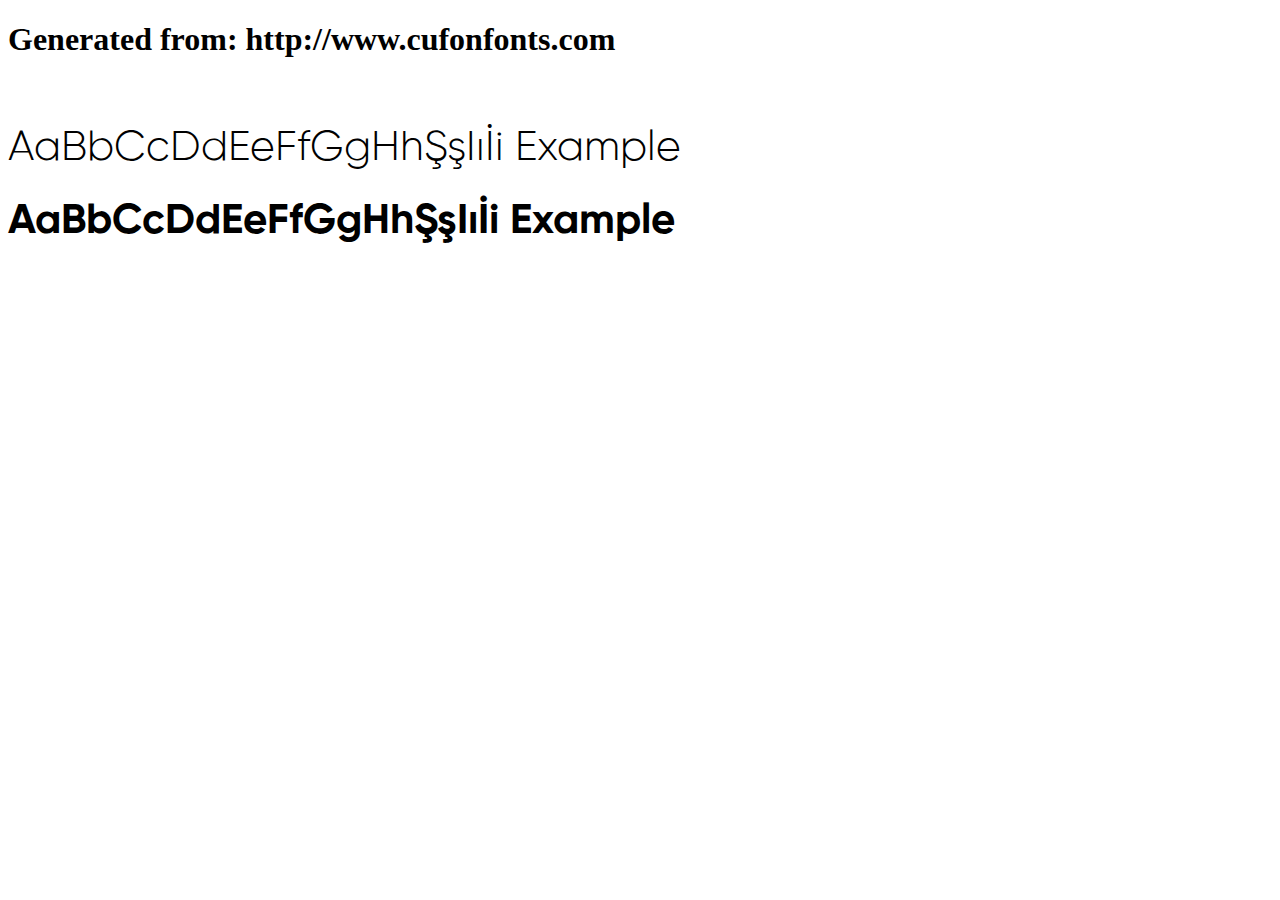
<file: src/fonts/svn-gilroy/example.html>
<!DOCTYPE html>
<html xmlns="http://www.w3.org/1999/xhtml">
<head>
    <meta http-equiv="Content-Type" content="text/html; charset=utf-8"/>
    <link rel="stylesheet" type="text/css"
          href="style.css"/>
</head>

<body>

<h1>Generated from: http://www.cufonfonts.com</h1><br/>
<h1 style="font-family:'SVN-Gilroy Light';font-weight:normal;font-size:42px">AaBbCcDdEeFfGgHhŞşIıİi Example</h1>
<h1 style="font-family:'SVN-Gilroy Bold';font-weight:normal;font-size:42px">AaBbCcDdEeFfGgHhŞşIıİi Example</h1>


</body>
</html>
</file>
<file: src/css/helper.css>
/* =======HELPER======== */


/* ====FLEXBOX CONTAINER==== 
   ====DISPLAY==== */

.d-block {
    display: block;
}

.d-flex {
    display: flex;
}

.d-grid {
    display: grid;
}

.d-inline-block {
    display: inline-block;
}

.d-inline-flex {
    display: inline-flex;
}

.d-none {
    display: none;
}


/* ====FLEX-DIRECTION==== */

.f-direction-col {
    flex-direction: column;
}

.f-direction-row {
    flex-direction: row;
}


/* ====FLEX-WRAP==== */

.f-wrap {
    flex-wrap: wrap;
}


/* ====JUSTIFY-CONTENT==== */

.jc-start {
    justify-content: start;
}

.jc-end {
    justify-content: end;
}

.jc-center {
    justify-content: center;
}

.jc-space-between {
    justify-content: space-between;
}

.jc-space-around {
    justify-content: space-around;
}

.jc-space-evenly {
    justify-content: space-evenly;
}


/* ====ALIGN-ITEM===== */

.alt-start {
    align-items: flex-start;
}

.alt-center {
    align-items: center;
}

.alt-end {
    align-items: flex-end;
}


/* ====ALIGN-CONTENT===== */

.alc-start {
    align-content: flex-start;
}

.alc-end {
    align-content: flex-end;
}

.alc-center {
    align-content: center;
}

.alc-space-between {
    align-content: space-between;
}

.alc-space-around {
    align-content: space-around;
}


/* ====FLEXBOX ITEM==== 
   ====ALIGN-SELF==== */

.als-start {
    align-self: self-start;
}

.als-end {
    align-self: self-end;
}

.als-end {
    align-self: center;
}


/* ====GRID==== 
   ===JUSTIFY-ITEM===*/

.jfi-start {
    justify-items: start;
}

.jfi-end {
    justify-items: end;
}

.jfi-center {
    justify-items: center;
}


/* ====POSITION==== */

.p-relative {
    position: relative;
}

.p-absolute {
    position: absolute;
}


/* ====BACKGROUND-IMAGES==== */

.bg-images {
    background-repeat: no-repeat;
    background-size: cover;
    background-position: center;
}

.bg-none {
    background: none;
}


/* ====OVER-FLOW==== */

.o-hidden {
    overflow: hidden;
}

.o-visible {
    overflow: visible;
}

.o-scroll {
    overflow: scroll;
}

.o-auto {
    overflow: auto;
}


/* ====CURSOR:POINTER==== */

.c-pointer {
    cursor: pointer;
}


/* ====BORDER:NONE==== */

.b-none {
    border: none;
}


/* ====OUTLINE:NONE==== */

.ol-none {
    outline: none;
}


/* ====RESPONSIVE MOBILE==== 
   =====Bootstrap Breakpoints=====*/


/* ====breakpoint extra small==== */

@media (max-width:576px) {
    .d-none-xs {
        display: none;
    }
}


/* ====breakpoint small==== */

@media (min-width:576px) {
    .d-none-sm {
        display: none;
    }
}


/* ====breakpoint medium==== */

@media (min-width:768px) {
    .d-none-md {
        display: none;
    }
}


/* ====breakpoint large==== */

@media (min-width:992px) {
    .d-none-lg {
        display: none;
    }
}


/* ====breakpoint extra large==== */

@media (min-width:1200px) {
    .d-none-xl {
        display: none;
    }
}


/* ====breakpoint extra extra large==== */

@media (min-width:1440px) {
    .d-none-xxl {
        display: none;
    }
}


/* ====RESPONSIVE DESKTOP==== 
   =====Breakpoints=====*/


/* ====breakpoint extra small==== */

@media (max-width:414px) {
    .d-none.xs-desktop {
        display: none;
    }
}


/* ====breakpoint small==== */

@media (max-width:576px) {
    .d-none.sm-desktop {
        display: none;
    }
}


/* ====breakpoint medium==== */

@media (max-width:768px) {
    .d-none-md-desktop {
        display: none;
    }
}


/* ====breakpoint large==== */

@media (max-width:992px) {
    .d-none-lg-desktop {
        display: none;
    }
}


/* ====breakpoint extra large==== */

@media (max-width:1200px) {
    .d-none-xl-desktop {
        display: none;
    }
}


/* ====breakpoint extra extra large==== */

@media (max-width:1440px) {
    .d-none-xxl-desktop {
        display: none;
    }
}


/* ====breakpoint extra extra extra large==== */

@media (min-width:1440px) {
    .d-none-xxxl-desktop {
        display: none;
    }
}
</file>
<file: src/css/style.css>
:root {
    --main-color: #003459;
    --primary-color: #002A48;
    --second-color: #FDFDFD;
    --third-color: #242B33;
    --fourth-color: #00171F;
    --fifth-color: #667479;
    --sixth-color: #000;
    --primary-font: 'SVN-Gilroy Light';
    --secondary-font: 'SVN-Gilroy Bold';
    --primary-transition: 0.5s ease;
}

* {
    padding: 0;
    margin: 0;
    box-sizing: border-box;
}

html {
    font-size: 62.5%;
}

body {
    font-family: var(--primary-font);
    font-style: normal;
    font-weight: 700;
}

a {
    text-decoration: none;
    color: unset;
}


/* ====HEADING TEXT DESKTOP==== */

.heading {
    color: var(--primary-color);
    font-family: var(--secondary-font);
    text-transform: capitalize;
}

.heading-extra-large {
    font-size: 5.2rem;
    line-height: 1.3;
}

.heading-large {
    font-size: 4.6rem;
    line-height: 1.3;
}

.heading-medium {
    font-size: 3.6rem;
    line-height: 1.5;
}

.heading-small {
    font-size: 2.4rem;
    line-height: 1.5;
}

.text-content-main {
    font-family: var(--secondary-font);
    color: var(--fourth-color);
}

.text-content-banner {
    font-family: var(--primary-font);
    color: var(--third-color);
}

.primary-text {
    font-size: 1.6rem;
    line-height: 1.5;
}

.secondary-text {
    font-size: 1.4rem;
    line-height: 1.43;
}

.third-text {
    font-size: 1.2rem;
    line-height: 1.5;
}


/* ====BUTTON COMPONENT==== */

.button {
    font-family: var(--primary-font);
    font-size: 16px;
    font-weight: 700;
    line-height: 1.5;
    border: none;
    padding: 12px 28px;
    border-radius: 57px;
}

.button--primary {
    background-color: var(--main-color);
    color: var(--second-color);
}

.button--outline {
    background-color: unset;
    color: var(--main-color);
    border: 1.6px solid var(--main-color);
    column-gap: 8px;
}


/* ===SECTION HEADER=== */

.section--header-menu {
    width: 100%;
    padding-block: 28px;
}

.img-logo {
    width: 100%;
    max-width: 115px;
    height: 40px;
}


/* Menu */

.bar-menu {
    background-color: unset;
}

.nav__list-menu {
    gap: 48px;
    list-style: none;
}

.nav__link-menu {
    font-family: var(--secondary-font);
    color: var(--main-color);
    transition: var(--primary-transition);
}

.closebtn {
    color: var(--second-color);
    top: 10px;
    right: 20px;
    font-size: 35px;
    margin-left: 50px;
    background-color: unset;
}


/* Search - Join - Nation*/

.header__search {
    gap: 14px;
}

.search {
    width: 280px;
    max-width: 100%;
    padding: 12px 20px 12px 16px;
    overflow: auto;
    -moz-border-radius: 46px;
    -webkit-border-radius: 46px;
    border-radius: 46px;
    background-color: var(--second-color);
}

.form__search {
    gap: 12px;
}

.btn-search {
    order: 1;
    font-size: 18px;
    color: var(--fifth-color);
}

.input-search {
    order: 2;
    font-family: var(--primary-font);
    color: var(--fifth-color);
    font-weight: 700;
    max-width: 175px;
    width: 100%;
}

.input-search::-webkit-input-placeholder {
    opacity: 0.5;
}


/* Drop Down Nation */

.language {
    padding: 10px 8px 8px 8px;
}

.currency-title {
    margin-right: -4px;
}


/* Drop-Down-Language */

.button__dropdown {
    font-family: var(--primary-font);
    font-weight: 700;
    color: var(--primary-color);
    gap: 8px;
}

.dropdown-content {
    background-color: var(--second-color);
    min-width: 160px;
    overflow: auto;
    box-shadow: 0px 8px 16px 0px rgba(0, 0, 0, 0.2);
    z-index: 1;
}

.nav__link-language {
    color: var(--primary-color);
    padding: 12px 16px;
    text-decoration: none;
}

.nav__link-language:hover {
    background-color: #FCEED5;
}

.show {
    display: block;
}


/* ===SECTION BANNER=== */

.section--banner-header {
    border-radius: 0 0 40px 40px;
    background-repeat: no-repeat;
    background-size: cover;
    background-position: center;
}

.section--banner-main {
    padding-inline: 16px;
}


/***Note Important***/

.container--banner-header {
    grid-template-columns: repeat(2, 1fr);
    transition: 0.6s ease;
}

.container--banner-main {
    grid-template-columns: repeat(2, 1fr);
    margin: 0 auto;
    border-radius: 20px;
    max-width: 1180px;
    transition: 0.6s ease;
    background-repeat: no-repeat;
    background-size: cover;
    background-position: center;
}

.background-banner-2 {
    background-image: url("../images/banner/main-banner-2.png");
}

.img-banner-header {
    margin-bottom: -4px;
    transition: 0.6s ease;
    transform: translateX(30px);
}

.img-banner-main {
    padding-left: 20px;
    margin-bottom: -4px;
}

.img-banner-main-2 {
    margin-bottom: -4px;
    height: 383px;
    width: 538px;
}

.content-banner-header {
    padding-block: 175px 205px;
    max-width: 480px;
    width: 100%;
}

.heading-large-header {
    font-size: 6rem;
    line-height: 1.13;
}

.sub-heading-header {
    font-size: 4.6rem;
    line-height: 1.3;
    margin-top: 4px;
}

.text-cont-bann-header-3 {
    padding-block: 24px 34px;
}

.content-banner-main {
    padding-block: 64px 56px;
}

.content-banner-main-1 {
    text-align: right;
    padding-inline: 0 85px;
}

.content-banner-main-2 {
    text-align: left;
    padding-inline: 85px 0;
}

.button-groups {
    gap: 20px;
}

.heading-cont-bann-main {
    gap: 16px;
}

.heading-extra-large {
    margin-bottom: 2px;
}

.heading-bann-main-2 {
    margin-top: 2px;
}

.text-cont-bann-main {
    width: 100%;
    max-width: 394px;
}

.text-cont-bann-main-1 {
    padding-block: 7px 25px;
}

.text-cont-bann-main-2 {
    padding-block: 8px 42px;
}

.button-icon {
    border: 1.6px solid;
    border-radius: 50px;
}


/* =====SECTION CARD==== */

.subheading {
    color: var(--sixth-color);
}

.section-pet-seller {
    padding-block: 40px;
}

.section-heading-pet-seller {
    gap: 8px;
}

.section--card {
    margin-top: 28px;
}

.grid__item {
    border-radius: 12px;
    background-color: var(--second-color);
    box-shadow: 0px 4px 28px -2px rgba(0, 0, 0, 0.08);
}

.card {
    gap: 8px;
}

.card-product {
    padding: 8px 8px 0 8px;
}

.card-article {
    padding: 8px;
}

.card__media {
    border-radius: 12px;
}

.card__media-product {
    aspect-ratio: 1;
}

.card__media img {
    width: 100%;
}

.card-body-product {
    font-family: var(--secondary-font);
    padding: 8px 8px 20px 8px;
}

.card-body-blog {
    padding: 8px;
}

.blog-tag {
    padding: 2px 10px;
    border-radius: 28px;
    color: var(--second-color);
    font-size: 10px;
    line-height: 16px;
    background: #00A7E7;
}

.card-heading {
    margin-block: unset;
    margin-inline: unset;
}

.card-blog-heading {
    margin-top: 10px;
}

.product-info {
    margin-block: 4px;
    color: var(--fifth-color);
    font-size: 12px;
    line-height: 1.8;
}

.dot-grey {
    width: 3px;
    height: 3px;
    margin: 8px 8px;
    border-radius: 10px;
    background: var(--fifth-color);
}

.pro-font-light {
    font-family: var(--primary-font);
}

.product-gift {
    width: 100%;
    padding: 6px 10px 4px 10px;
    gap: 2px;
    border-radius: 8px;
    background: #FCEED5;
    margin-top: 10px;
}

.img-product-gift {
    width: 20px;
    height: 20px;
}

.dot-blue {
    width: 4px;
    height: 4px;
    margin: 10px 8px;
    border-radius: 10px;
    background: var(--main-color);
}

.cont-gift {
    color: var(--primary-color);
    font-family: var(--secondary-font);
    font-size: 14px;
    line-height: 20px;
}

.card-content {
    font-size: 14px;
    line-height: 20px;
    margin-top: 4px;
}


/* ===PET SELLER=== */

.section-brand {
    /* border:  1px solid; */
    width: 100%;
    height: 112px;
    gap: 30px;
}

.image-brand {
    cursor: pointer;
    padding: 10px;
    object-fit: unset;
}

.image-brand-1 {
    width: 88px;
    height: 64px;
    padding: 0 16px;
}

.image-brand-2 {
    width: 114px;
    height: 114px;
}

.image-brand-3 {
    width: 104px;
    height: 46px;
}

.image-brand-4 {
    width: 92px;
    height: 64px;
}

.image-brand-5 {
    width: 92px;
    height: 92px;
}

.image-brand-6 {
    width: 130px;
    height: 56px;
}

.image-brand-7 {
    width: 116px;
    height: 72px;
}


/* ===FOOTER=== */

.section-footer {
    /* border:  1px solid  blue; */
    width: 100%;
    background: linear-gradient(103deg, #FCEED5 6.43%, #FCEED5 78.33%, #FFE7BA 104.24%);
    border-radius: 40px 40px 0 0;
    margin-top: 60px;
    padding-block: 80px 40px;
    overflow: hidden;
}

.container-footer {
    font-weight: 600;
    gap: 40px;
}

.register-contact {
    width: 100%;
    padding-bottom: 0;
    border-bottom: 1px solid #CCD1D2;
    margin: 0 auto;
}

.register-form {
    width: 100%;
    padding: 32px;
    gap: 20px;
    border-radius: 16px;
    background: var(--main-color);
}

.cont-form-register {
    width: 35%;
    color: var(--second-color);
}

.form-your-email {
    width: 61%;
    padding: 12px;
    gap: 12px;
    border-radius: 14px;
    background: #FFF;
    color: var(--second-color);
}

.input-email {
    width: 100%;
    padding: 14px 28px;
    gap: 10px;
    flex: 1 0 0;
    border-radius: 8px;
    background: #FFF;
    border: 1px solid #99A2A5;
    font-size: 14px;
    line-height: 20px;
    font-family: var(--primary-font);
}


/* opacity cho placeholder của input với thuộc tính ::-webkit-input-placeholder*/

.input-email::-webkit-input-placeholder {
    opacity: 0.6;
}

.btn-subcribe {
    max-width: 163px;
    width: 100%;
    padding: 12px 28px;
    gap: 10px;
    border-radius: 8px;
    background: var(--main-color);
    font-size: 16px;
    line-height: 24px;
    color: var(--second-color);
}

.info-contact {
    width: 100%;
    padding: 40px 0;
}

.info {
    gap: 60px;
}

.info-content {
    color: var(--fourth-color);
    font-size: 16px;
    line-height: 24px;
}

.contact {
    gap: 40px;
    font-size: 24px;
    color: var(--fourth-color);
}

.content-footer {
    color: var(--fifth-color);
    font-size: 14px;
    line-height: 20px;
    margin: 0 auto;
    width: 100%;
}

.terms-privacy {
    gap: 40px;
}

.terms-privacy-content {
    color: var(--fifth-color);
}
</file>
<file: src/css/layout.css>
/* các khối bao toàn bộ nội dung của từng phần*/

.section--card-product {
    margin-block: 60px;
}

.container {
    width: 100%;
    margin: 0 auto;
    /* desgin set width của container: 1180px, khi hiển thị trên mobile thấy có padding 2 cạnh là 16px
       => vì add padding-inline: 16px => phải cộng thêm 2 bên 16px vào width = 1212px */
    max-width: 1212px;
    padding-inline: 16px;
}

.container-banner-main {
    padding-inline: unset;
}

img {
    max-width: 100%;
    max-height: 100%;
    object-fit: cover;
    object-position: 50% 50%;
}


/* các khối bao toàn bộ nội dung của card/content */

.grid {
    gap: 20px;
}

.grid__item_product {
    flex: 1 0 264px;
}

.grid__item-blog {
    /* flex: 1 0 auto; */
    flex: 1 0 280px;
}

@media (min-width: 576px) {
    .section--banner-header {
        background-image: url("../images/banner/header-banner.png");
    }
    .background-banner-1 {
        background-image: url("../images/banner/main-banner.png");
    }
}

@media (min-width: 1051px) and (max-width: 1200px) {
    .input-email {
        width: 85%;
    }
}

@media (max-width: 1200px) {
    .content-banner-main {
        padding-inline: 21px;
    }
}

@media (max-width: 1207px) {
    .tablet-menu-block {
        display: block;
    }
    .sidenav {
        position: fixed;
        background-color: #003459b3;
        width: 100%;
        max-width: 414px;
        height: 100%;
        z-index: 1;
        top: 0;
        left: 0;
        padding-top: 60px;
        text-align: center;
        transition: 0.6s ease;
        transform: translateX(-100%);
    }
    .sidenav.active {
        transform: translateX(0);
    }
    .nav__list-menu {
        flex-direction: column;
    }
    .closebtn {
        display: block;
    }
    .nav__link-menu {
        color: #FFF;
    }
    /* order: Đổi vị trí của các block so với vị trí ban đầu, đi kèm vs display:flex */
    .logo-header {
        order: 2
    }
    .menu {
        order: 1;
    }
    .header__search {
        order: 3;
    }
    .container--header {
        justify-content: space-between;
        padding-inline: 10px 14px;
    }
}

@media (max-width:1024px) {
    .container--banner-main {
        grid-template-columns: repeat(1, 1fr);
    }
    .container--banner-header {
        grid-template-columns: repeat(1, 1fr);
    }
    .content-banner-header {
        padding-block: 100px 25px;
    }
    .img-banner-header {
        max-width: 290px;
        width: 100%;
        transform: translateX(18%);
    }
    .section--banner-header {
        background-image: url("../images/banner/header-banner-mobile.png");
    }
    .background-banner-1 {
        background-image: url("../images/banner/main-banner-mobile.png");
    }
    .grid-image-bann-main-1 {
        order: 2;
    }
    .content-banner-main-1 {
        order: 1;
    }
    .content-banner-main {
        padding-block: 32px;
        text-align: center;
        justify-content: center;
    }
    .heading-cont-bann-main {
        justify-content: center;
    }
    .img-banner-main {
        width: 100%;
        padding-left: unset;
    }
    .button-groups {
        justify-content: space-between;
    }
    .button-banner-header {
        justify-content: start;
    }
    .section-pet-seller {
        padding-block: unset;
    }
}

@media screen and (max-width: 1050px) {
    .form-your-email {
        width: 100%;
    }
    .register-form {
        flex-wrap: wrap;
        width: unset
    }
    .cont-form-register {
        width: 100%;
    }
}

@media (max-width:768px) {
    .search {
        width: unset;
    }
    .search {
        padding: 0;
        background-color: unset;
    }
    .btn-search {
        font-size: 23px;
        padding: 2px;
        color: #003459;
    }
    .form-your-email {
        flex-direction: column;
    }
    .info-contact {
        flex-direction: column;
        justify-content: center;
        align-items: center;
        gap: 20px;
    }
    .btn-subcribe {
        max-width: 100%;
    }
    .container-footer {
        gap: 36px;
    }
    .info {
        gap: 40px;
    }
    .content-footer {
        gap: 53%;
        justify-content: center;
    }
    .logo-footer {
        order: 1;
    }
    .terms-privacy {
        order: 2;
        margin-top: 32px;
    }
    .coppyright {
        order: 3;
        margin-top: 8px;
    }
}

@media (max-width:580px) {
    .grid-desktop-4-items {
        gap: 12px
    }
    .grid__item_product {
        flex: 1 0 180px;
    }
}

@media (max-width:412px) {
    .grid__item_product {
        flex: 1 0 164px;
    }
}

@media (max-width:780px) {
    .grid-desktop-3-items {
        gap: 12px;
    }
}


/* RESPONSIVE MOBILE */

@media (max-width:576px) {
    .section--banner-header {
        border-radius: 0 0 20px 20px;
    }
    .heading-mobile-large-header {
        font-size: 4.6rem;
        line-height: 1.3;
    }
    .sub-heading-mobile-header {
        font-size: 2.8rem;
        line-height: 1.35;
        margin-top: unset;
    }
    .primary-text-mobile {
        font-size: 1.6rem;
        line-height: 1.5;
    }
    .secondary-text-mobile {
        font-size: 1.4rem;
        line-height: 1.43;
    }
    .third-text-mobile {
        font-size: 1.2rem;
        line-height: 1.5;
    }
    .heading-small-mobile {
        font-size: 2rem;
        line-height: 1.6;
    }
    .text-cont-bann-header-3 {
        max-width: 382px;
        padding-block: 12px 32px;
    }
    .secondary-mobile-text {
        max-width: 342px;
    }
    .button-groups {
        gap: 16px;
    }
    .btn-group-banner-main {
        gap: unset;
    }
    .view-intro-mobile {
        padding: 14px 25px 10px 25px;
    }
    .section-footer {
        padding-block: 40px 20px;
        border-radius: 20px 20px 0 0;
    }
    .img-banner-main {
        height: 349px;
    }
}

@media (max-width:581px) {
    .d-none-mb581 {
        display: none;
    }
    .card-heading {
        font-size: 14px;
        line-height: 1.43;
    }
    .heading-mobile-large {
        font-size: 36px;
        line-height: 1.5;
    }
    .heading-mobile-medium {
        font-size: 24px;
        line-height: 1.5;
    }
    .text-cont-bann-main {
        max-width: 342px;
        padding-block: 12px 32px;
    }
    .product-info {
        display: grid;
        gap: 4px;
        font-size: 12px;
        line-height: 1.5;
        margin-block: 4px 8px;
    }
    .card {
        gap: 12px;
    }
    .card-body-product {
        padding: 4px;
    }
    .section-header__view-more {
        width: 100%;
    }
    .section-header__view-more-mobile {
        display: block;
        margin-block: 16px;
    }
    .button-view-more {
        font-size: 16px;
        line-height: 1.5;
    }
    .card-product {
        padding: 8px;
    }
    .section-card,
    .section-content {
        margin-block: 20px;
    }
    .card-blog-heading,
    .card-content-heading {
        font-size: 16px;
        line-height: 1.5;
    }
    .card-content-heading {
        margin-top: 6px;
    }
}


/* ====DRAFT RESPONSIVE===== */


/* Reponsive mobile kích thước từ 320px sẽ chia grid__item product: 2 cột, blog: 1 cột */


/* @media (min-width: 320px) and (max-width:576px) {
    .grid-mobile-4-items .grid__item {
        width: calc(100% / 2);
    }
    .grid-mobile-3-items .grid__item {
        width: calc(100%);
    }
} */


/* Responsive tablet và desktop từ 576px sẽ chia grid__item product: 4 cột, blog: 3 cột */


/* @media (min-width: 576px) {
    .grid-tablet-4-items .grid__item {
        width: calc(100% / 2);
    }
    .grid-tablet-3-items .grid__item {
        width: calc(100%/3);
    }
} */


/* @media (min-width: 768px) {
    .grid-desktop-4-items .grid__item {
        width: calc(100% / 3);
    }
} */


/* @media (min-width: 1024px) {
    .grid-desktop-4-items .grid__item {
        width: calc(100% / 4);
    }
} */


/* ====HEADING TEXT MOBILE==== */


/* .heading-mobile-large {
    font-size: 3.6rem;
    line-height: 1.5;
}

.heading-mobile-medium {
    font-size: 2.4rem;
    line-height: 1.5;
}

.heading-small-mobile {
    font-size: 2rem;
    line-height: 1.6;
}

.primary-text-mobile {
    font-size: 1.6rem;
    line-height: 1.5;
}

.secondary-text-mobile {
    font-size: 1.4rem;
    line-height: 1.43;
}

.third-text-mobile {
    font-size: 1.2rem;
    line-height: 1.5;
} */
</file>
<file: src/fonts/svn-gilroy/style.css>
/* #### Generated By: http://www.cufonfonts.com #### */

    @font-face {
    font-family: 'SVN-Gilroy Light';
    font-style: normal;
    font-weight: normal;
    src: local('SVN-Gilroy Light'), url('SVNGilroy Light.woff') format('woff');
    }
    

    @font-face {
    font-family: 'SVN-Gilroy Bold';
    font-style: normal;
    font-weight: normal;
    src: local('SVN-Gilroy Bold'), url('SVNGilroy Bold.woff') format('woff');
    }
</file>
